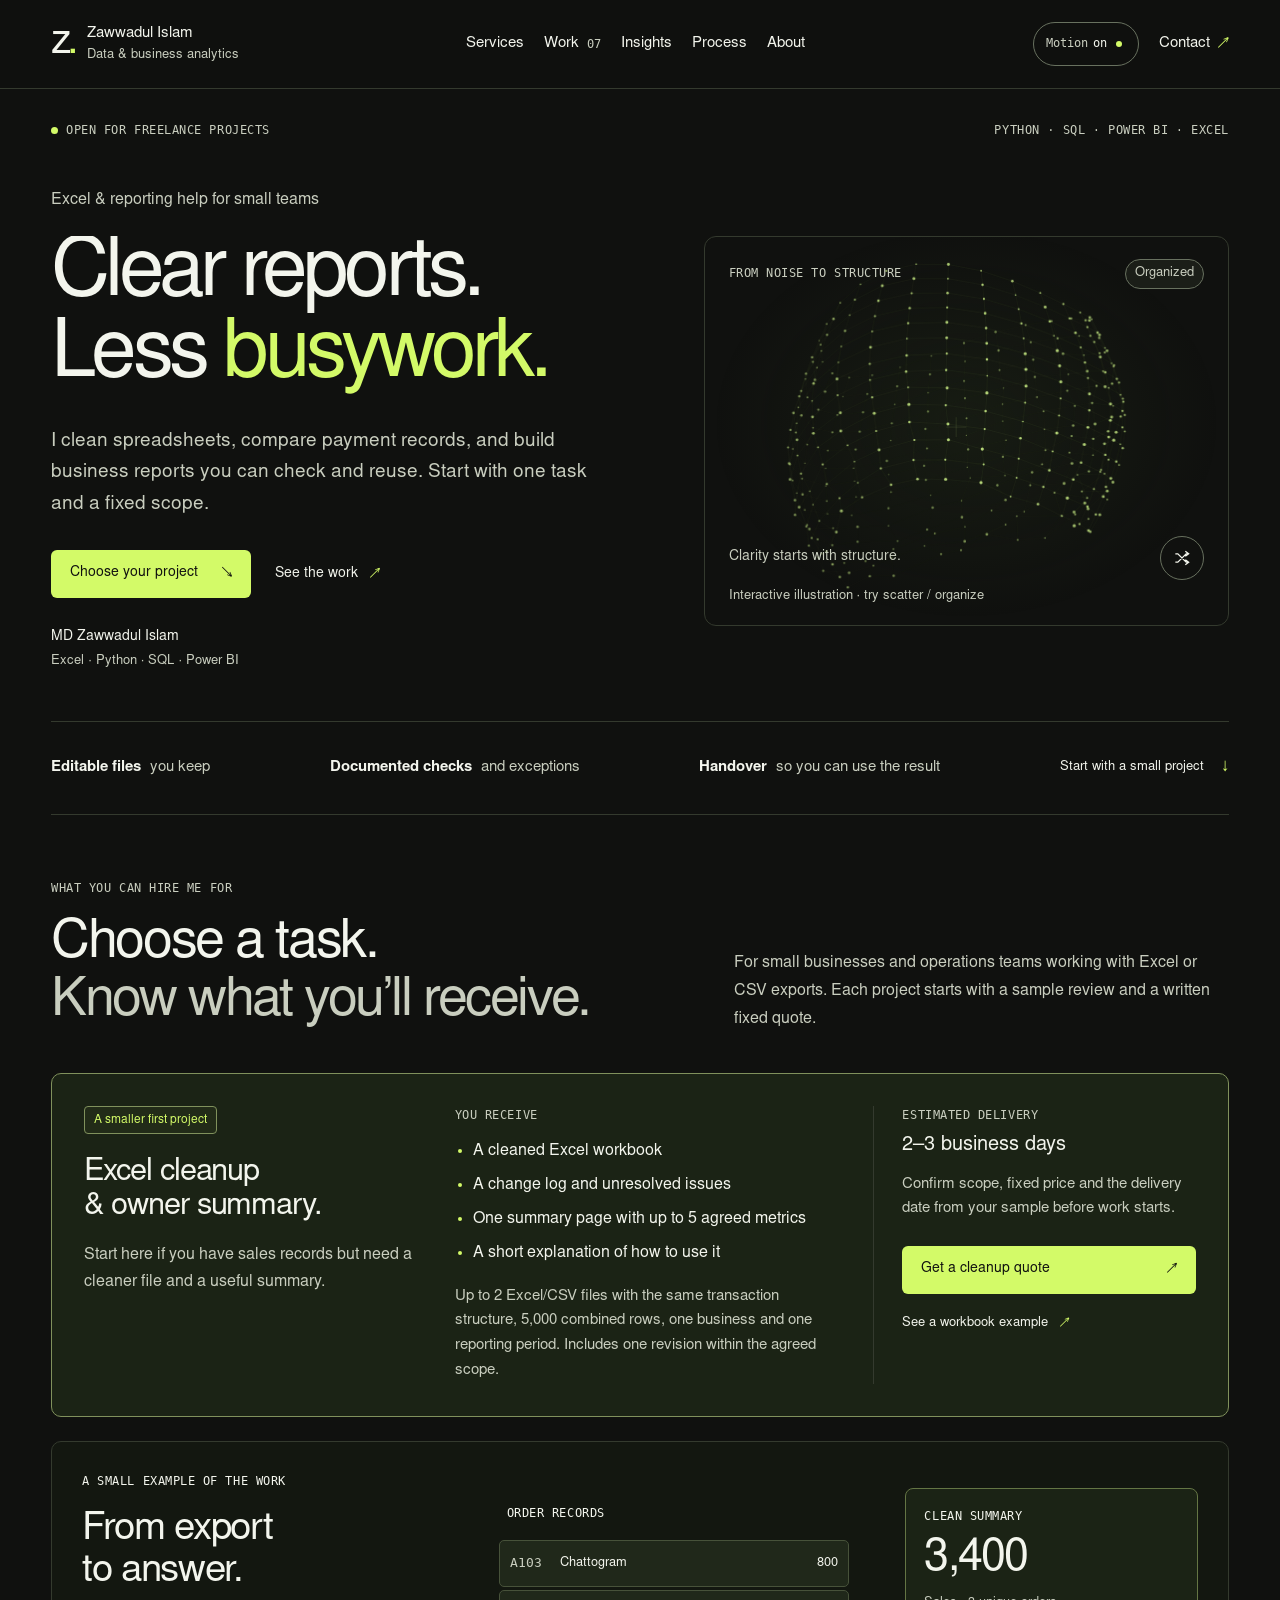
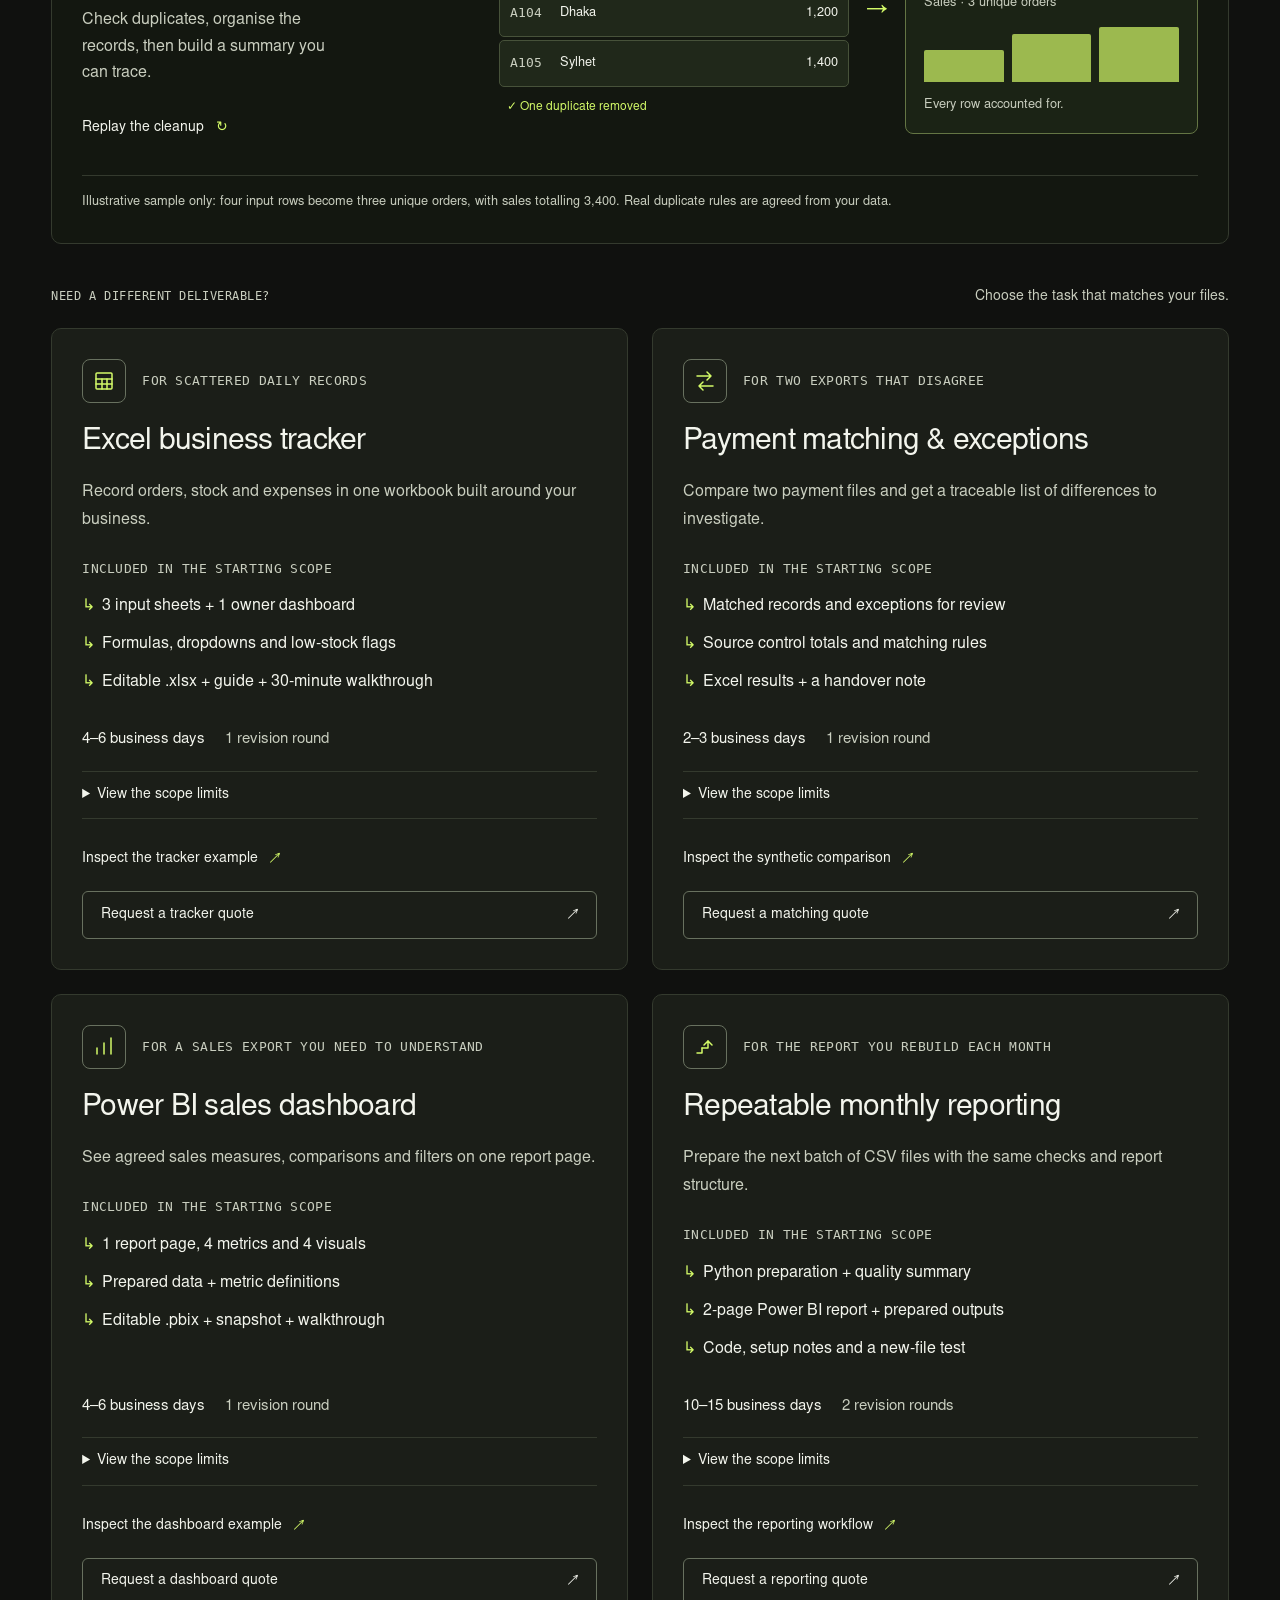
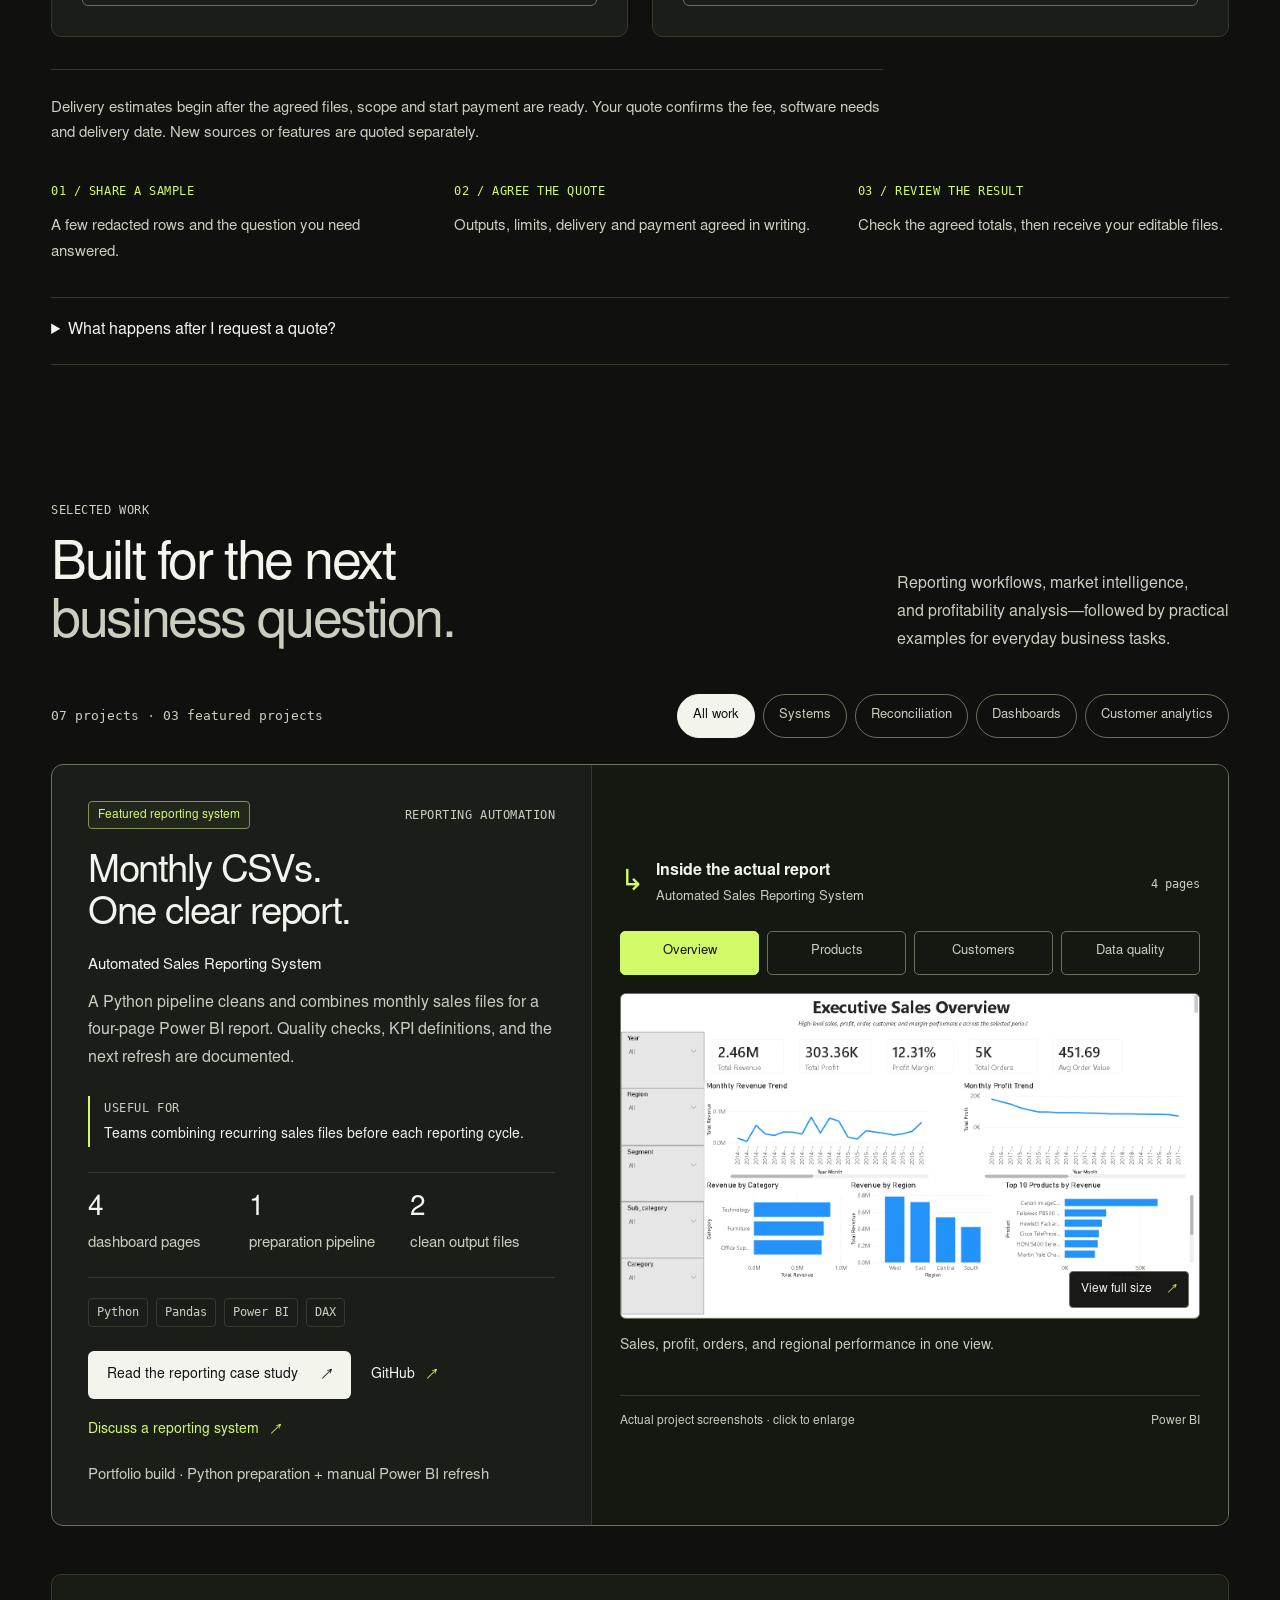
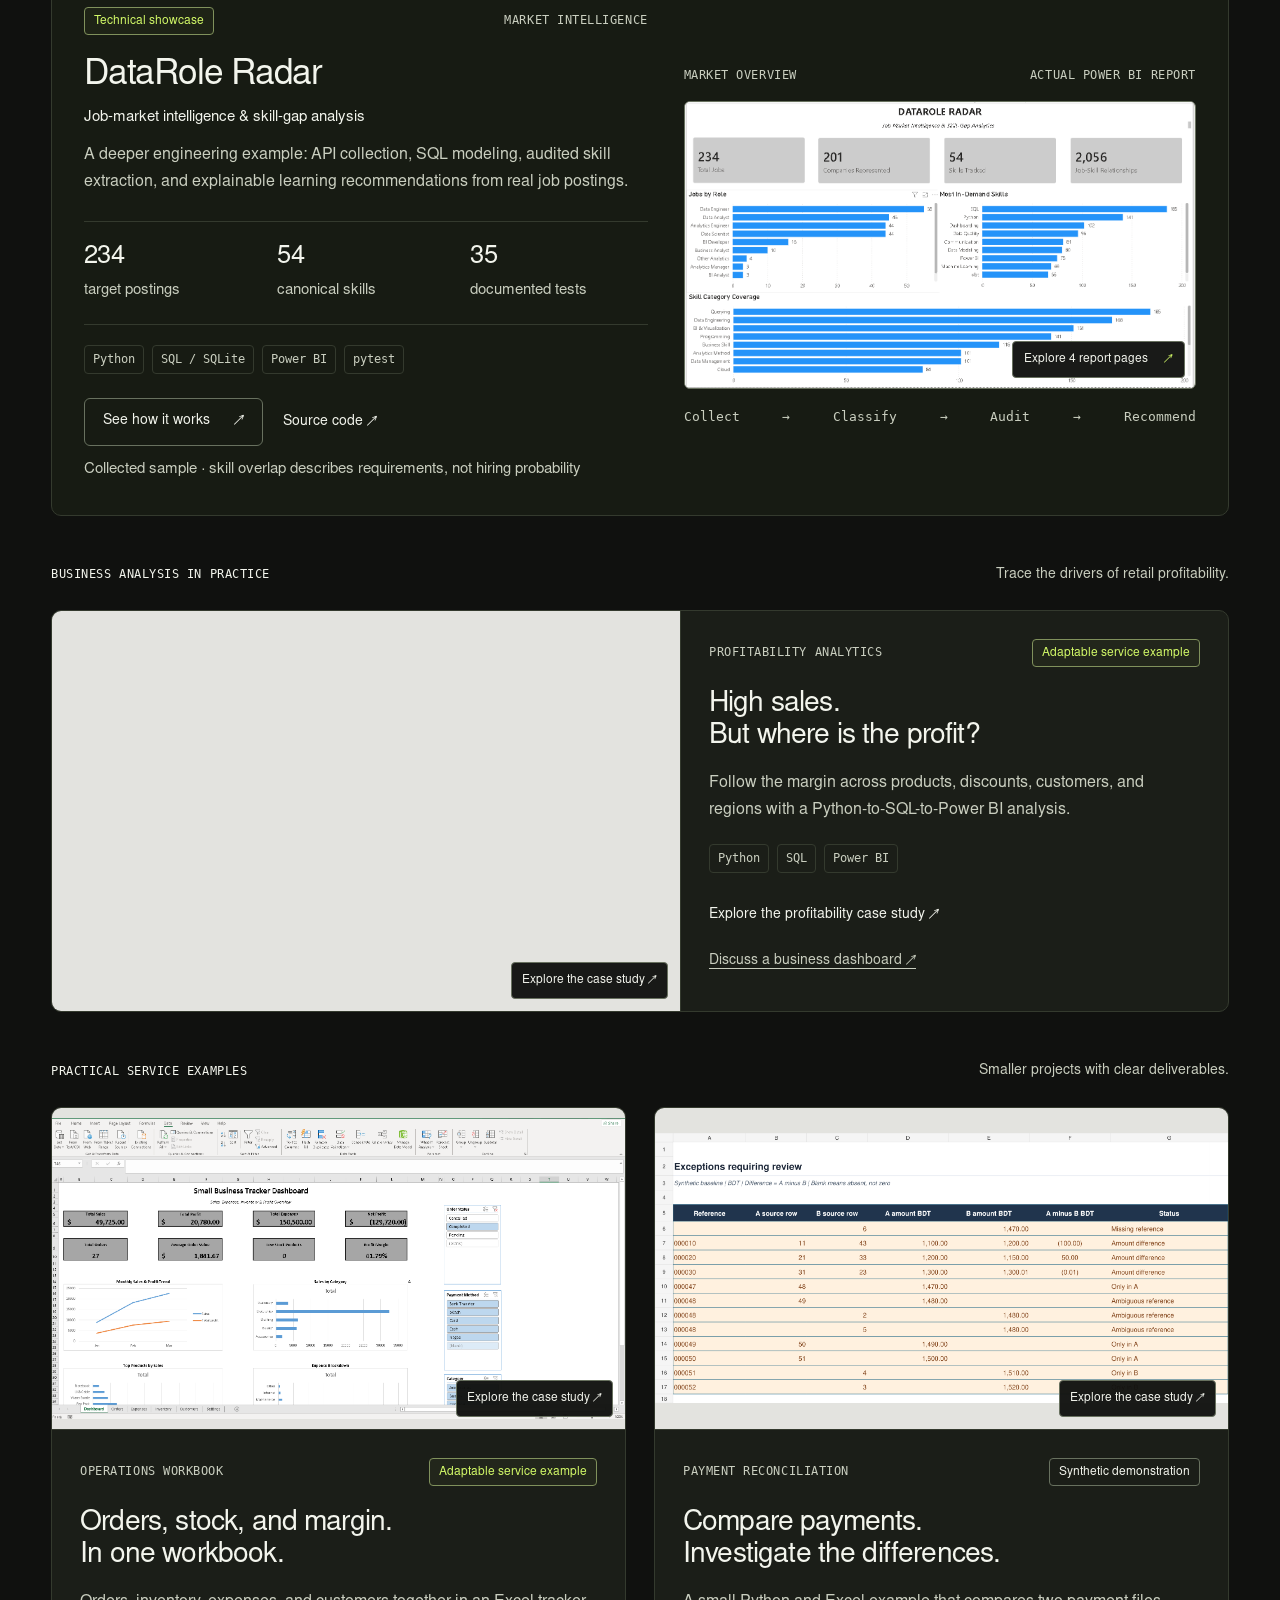
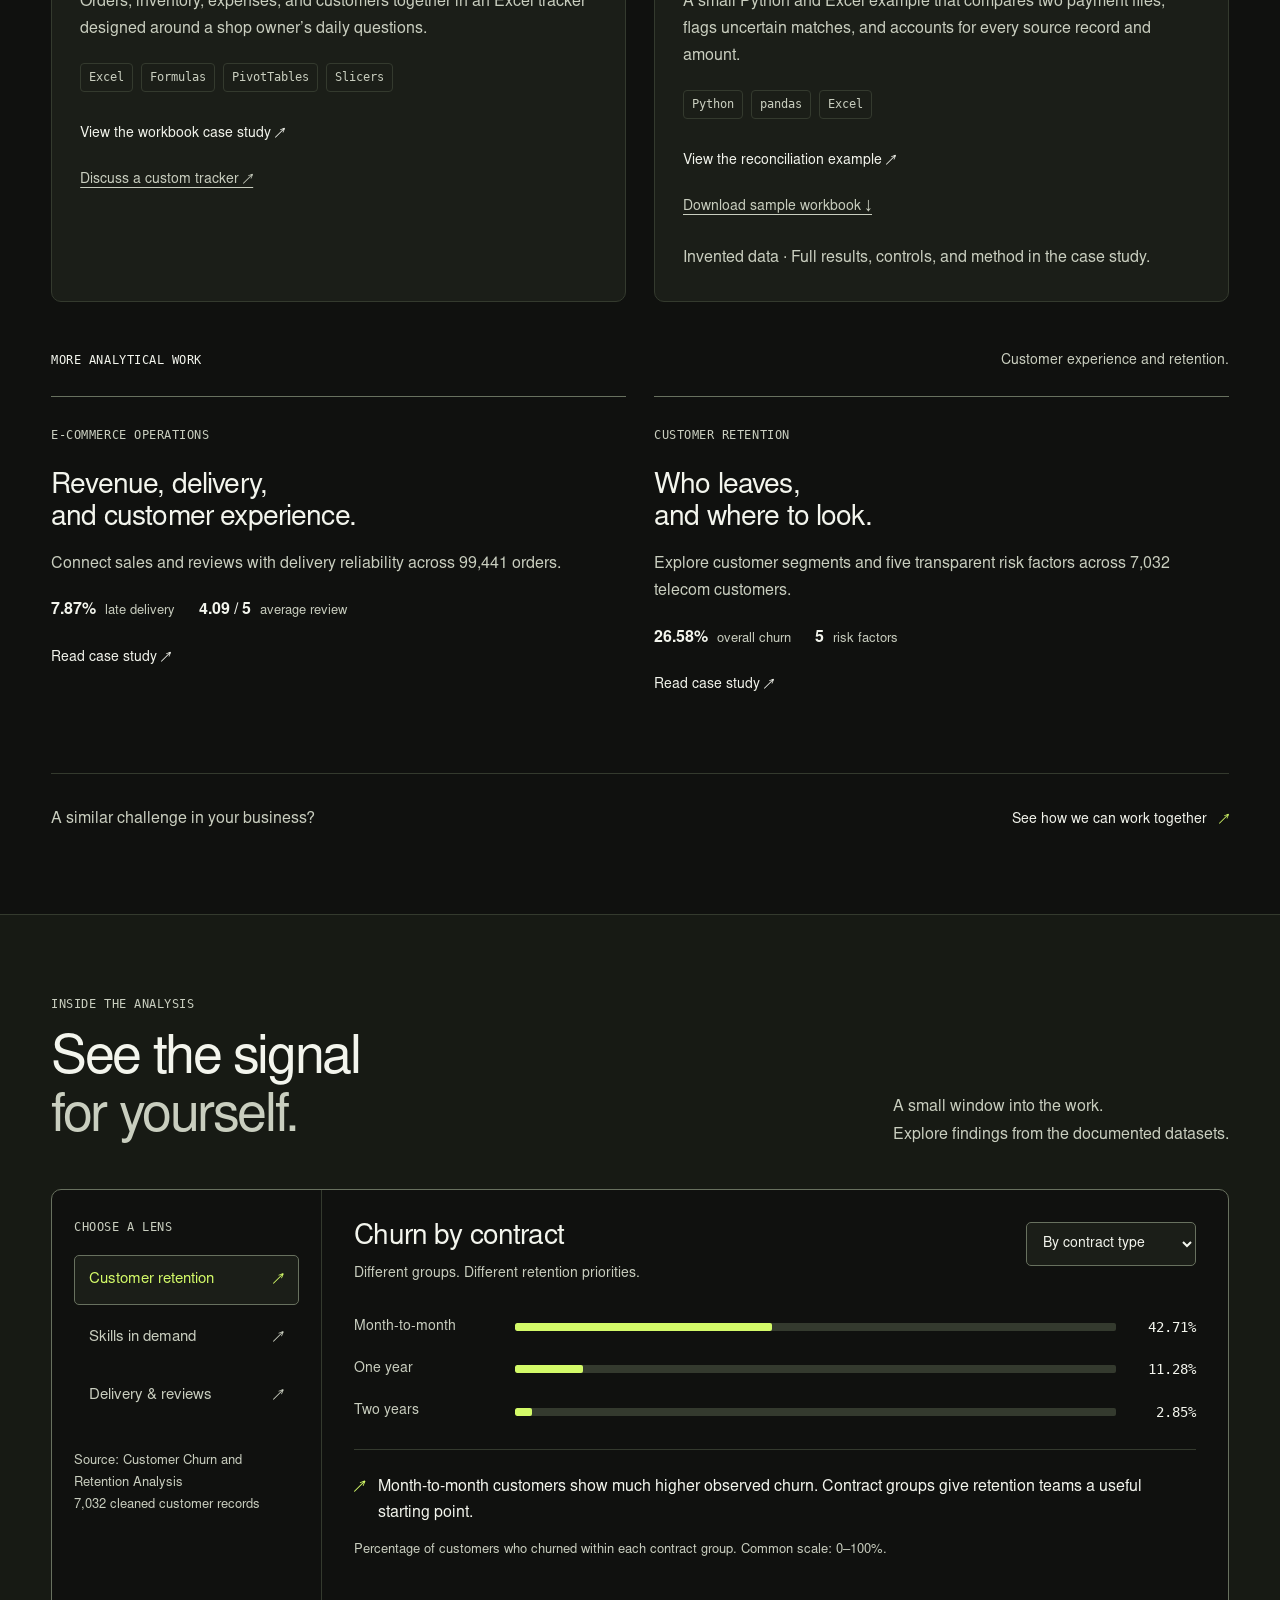
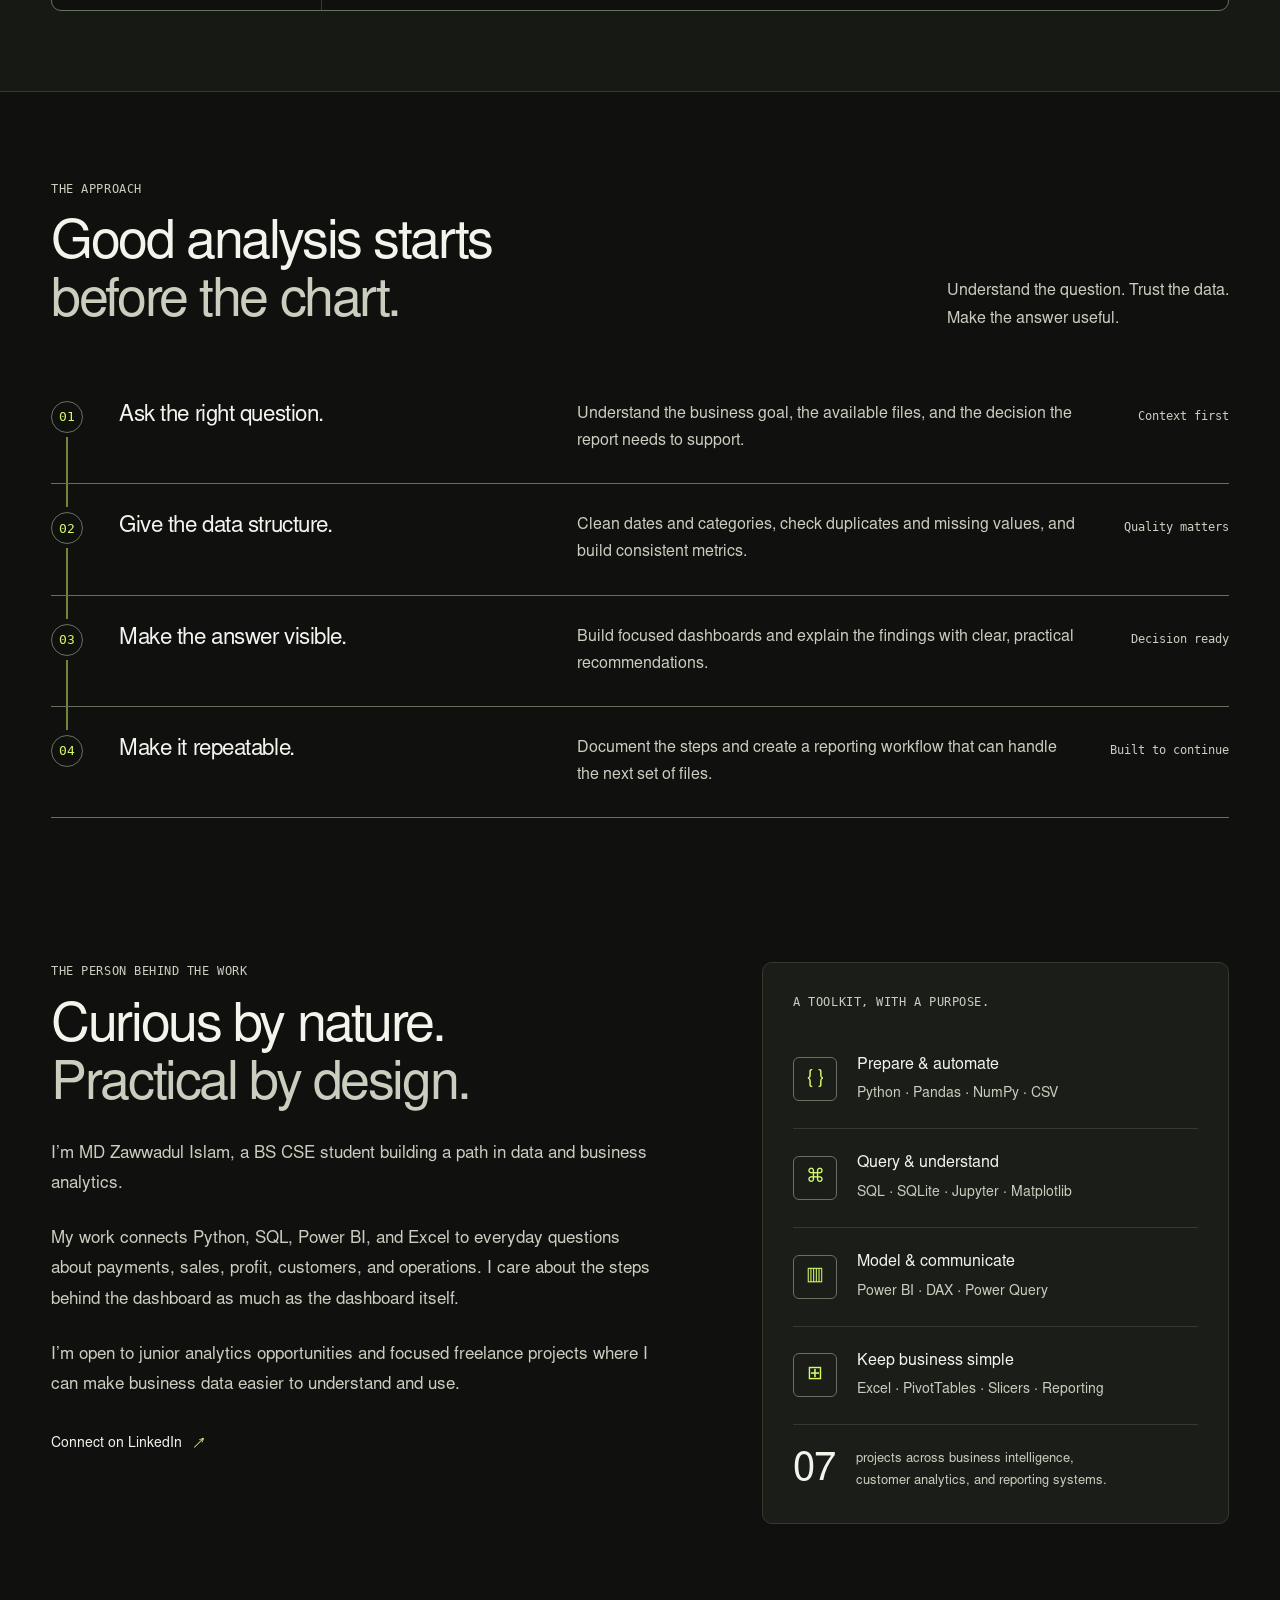
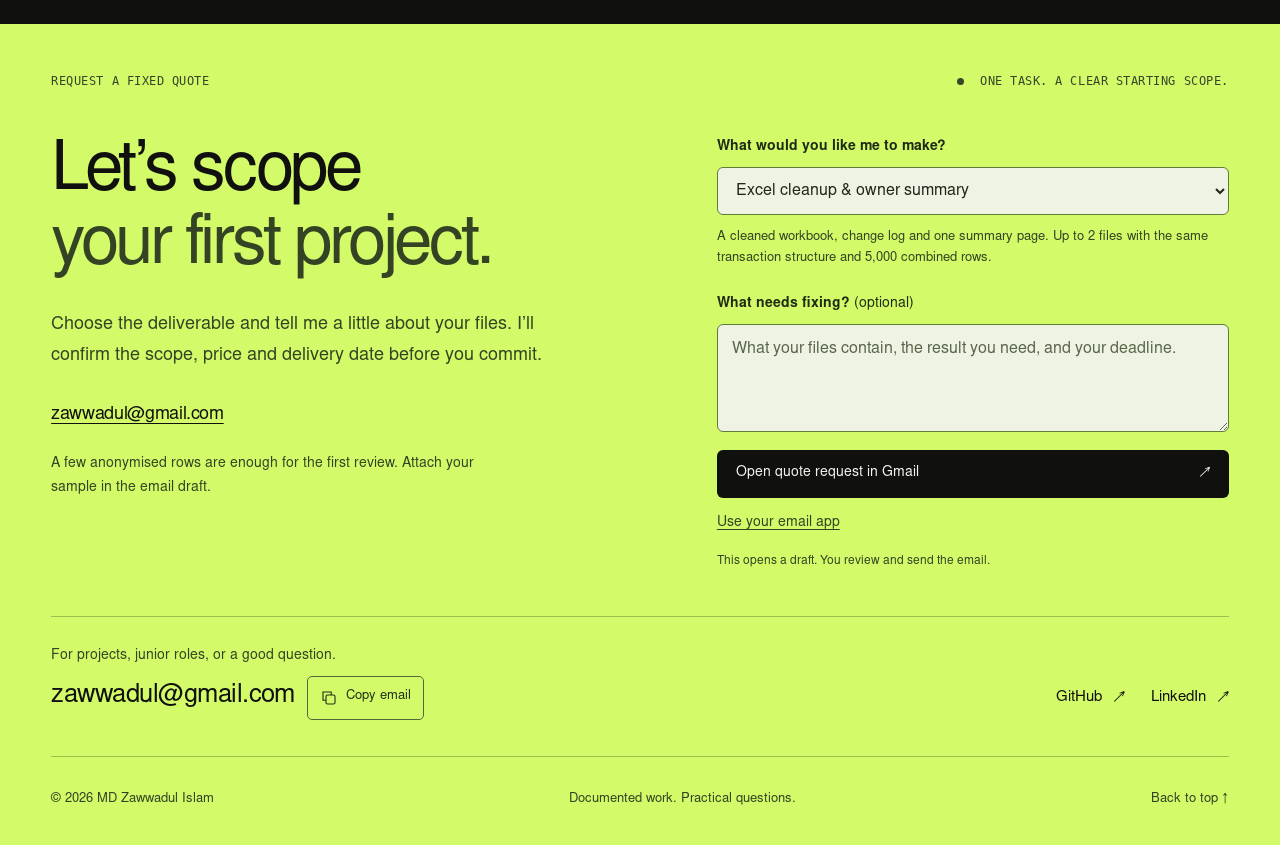
<file: index.html>
<!DOCTYPE html>
<html lang="en" class="motion-on">
<head>
  <meta charset="utf-8">
  <meta name="viewport" content="width=device-width,initial-scale=1">
  <meta name="theme-color" content="#10110f">
  <meta name="description" content="Hire MD Zawwadul Islam for Excel cleanup, business trackers, payment matching and Power BI reporting. Choose a scoped project, inspect the work and request a fixed quote.">
  <meta property="og:type" content="website">
  <meta property="og:title" content="Zawwadul Islam — Clear reports. Less busywork.">
  <meta property="og:description" content="Business analytics, useful dashboards, and reporting systems. A portfolio by MD Zawwadul Islam.">
  <meta property="og:image" content="https://data-analyst-portfolio-virid-three.vercel.app/assets/social-card.png">
  <meta property="og:url" content="https://data-analyst-portfolio-virid-three.vercel.app/">
  <meta property="og:image:width" content="1200">
  <meta property="og:image:height" content="630">
  <link rel="canonical" href="https://data-analyst-portfolio-virid-three.vercel.app/">
  <meta name="twitter:card" content="summary_large_image">
  <meta name="twitter:image" content="https://data-analyst-portfolio-virid-three.vercel.app/assets/social-card.png">
  <title>Zawwadul Islam — Excel, Reporting & Payment Matching</title>
  <link rel="icon" href="assets/favicon.svg" type="image/svg+xml">
  <link rel="preload" href="assets/signal-sans.woff" as="font" type="font/woff" crossorigin>
  <link rel="stylesheet" href="design.css?v=16">
  <script defer src="app.js?v=16"></script>
</head>
<body>
  <a class="skip-link" href="#main">Skip to content</a>
  <div class="scroll-progress" aria-hidden="true"><span></span></div>
  <header class="site-header">
    <div class="header-inner">
      <a class="brand" data-nav href="#home" aria-label="Zawwadul Islam, home"><span class="brand-mark" aria-hidden="true">z<span>.</span></span><span class="brand-name">Zawwadul Islam<span>Data & business analytics</span></span></a>
      <nav class="desktop-nav" aria-label="Main navigation"><a data-nav href="#services">Services</a><a data-nav href="#work">Work <span>07</span></a><a data-nav href="#insight">Insights</a><a data-nav href="#approach">Process</a><a data-nav href="#about">About</a></nav>
      <div class="header-actions"><button id="motion-toggle" class="motion-control" aria-pressed="true" title="Toggle animations">Motion <span>on</span><i aria-hidden="true"></i></button><a class="header-contact" data-nav href="#contact">Contact <span aria-hidden="true">↗</span></a>
      </div><button class="menu-toggle" aria-expanded="false" aria-controls="mobile-nav" aria-label="Open navigation"><span></span><span></span></button>
    </div>
    <nav id="mobile-nav" class="mobile-nav" aria-label="Mobile navigation" hidden><a data-nav href="#services">Services</a><a data-nav href="#work">Selected work</a><a data-nav href="#insight">Interactive insights</a><a data-nav href="#approach">Approach</a><a data-nav href="#about">About me</a><a data-nav href="#contact">Let’s talk ↗</a></nav>
  </header>
  <main id="main">
    <section class="hero shell" id="home" aria-labelledby="hero-title">
      <div class="hero-top"><p class="eyebrow"><span class="status-dot"></span> Open for freelance projects</p><p class="eyebrow hero-location">Python · SQL · Power BI · Excel</p></div>
      <div class="hero-grid">
        <div class="hero-copy"><p class="hero-positioning">Excel & reporting help for small teams</p>
          <h1 id="hero-title"><span class="hero-line"><span>Clear reports.</span></span><span class="hero-line"><span>Less <em>busywork.</em></span></span></h1>
          <p class="hero-description hero-enter" style="--intro-delay:220ms">I clean spreadsheets, compare payment records, and build business reports you can check and reuse. Start with one task and a fixed scope.</p>
          <div class="hero-actions"><a class="button button-lime" href="#services">Choose your project <span aria-hidden="true">↘</span></a><a class="text-link" href="#work">See the work <span aria-hidden="true">↗</span></a></div>
          <p class="hero-name">MD Zawwadul Islam <span>Excel · Python · SQL · Power BI</span></p>
        </div>
        <div class="signal-field hero-enter" style="--intro-delay:300ms" id="signal-field">
          <div class="field-top"><span class="eyebrow">From noise to structure</span><span class="field-mode" id="field-mode" role="status" aria-live="polite">Organized</span></div>
          <canvas id="signal-canvas" aria-hidden="true"></canvas>
          <div class="field-bottom"><p>Clarity starts with structure.</p><button id="signal-toggle" class="round-button" aria-label="Scatter the signal field" title="Scatter the signal field"><svg viewBox="0 0 24 24" fill="none" aria-hidden="true"><path d="M4 7h3l10 10h3M4 17h3L17 7h3m-4-3 4 3-4 3m0 4 4 3-4 3" stroke="currentColor" stroke-width="1.5"/></svg></button></div>
          <span class="field-caption">Interactive illustration · try scatter / organize</span>
        </div>
      </div>
      <div class="hero-footer" aria-label="What a project includes"><p><strong>Editable files</strong> you keep</p><p><strong>Documented checks</strong> and exceptions</p><p><strong>Handover</strong> so you can use the result</p><a class="scroll-cue" href="#services">Start with a small project <span aria-hidden="true">↓</span></a></div>
    </section>

    <section class="services-section shell" id="services" aria-labelledby="services-title">
      <div class="section-heading motion-reveal"><div><p class="eyebrow section-kicker">What you can hire me for</p><h2 id="services-title">Choose a task.<br><span class="muted">Know what you’ll receive.</span></h2></div><p class="section-intro">For small businesses and operations teams working with Excel or CSV exports. Each project starts with a sample review and a written fixed quote.</p></div>
      <article class="starter-offer" id="starter-project" aria-labelledby="starter-title">
        <div class="starter-intro motion-reveal"><span class="pill pill-lime">A smaller first project</span><h3 id="starter-title">Excel cleanup <br>&amp; owner summary.</h3><p>Start here if you have sales records but need a cleaner file and a useful summary.</p></div>
        <div class="starter-details motion-reveal"><p class="eyebrow">You receive</p><ul><li>A cleaned Excel workbook</li><li>A change log and unresolved issues</li><li>One summary page with up to 5 agreed metrics</li><li>A short explanation of how to use it</li></ul><p class="starter-boundary">Up to 2 Excel/CSV files with the same transaction structure, 5,000 combined rows, one business and one reporting period. Includes one revision within the agreed scope.</p></div>
        <div class="starter-action motion-reveal"><span class="eyebrow">Estimated delivery</span><strong>2–3 business days</strong><p>Confirm scope, fixed price and the delivery date from your sample before work starts.</p><a class="button button-lime" data-quote="starter" href="https://mail.google.com/mail/?view=cm&amp;fs=1&amp;to=zawwadul%40gmail.com&amp;su=Quote+request%3A+Excel+cleanup+%26+owner+summary&amp;body=Hi+Zawwadul%2C%0A%0AI+would+like+a+fixed+quote+for+Excel+cleanup+%26+owner+summary.%0A%0AMy+files+and+approximate+row+count%3A%0AWhat+I+need+to+check%3A%0APreferred+deadline%3A%0A%0AI+can+share+a+small+redacted+sample+for+review." target="_blank" rel="noopener noreferrer">Get a cleanup quote <span aria-hidden="true">↗</span></a><button class="case-link" data-case="excel">See a workbook example <span aria-hidden="true">↗</span></button></div>
      </article>

      <div class="cleanup-demo" id="cleanup-demo" aria-labelledby="cleanup-title">
        <div class="cleanup-copy"><p class="eyebrow">A small example of the work</p><h3 id="cleanup-title">From export<br>to answer.</h3><p>Check duplicates, organise the records, then build a summary you can trace.</p><button class="case-link" id="cleanup-replay" type="button" hidden>Replay the cleanup <span aria-hidden="true">↻</span></button></div>
        <div class="cleanup-visual" aria-hidden="true"><div class="cleanup-table"><span class="eyebrow">Order records</span><div class="cleanup-row" data-clean-row="0"><span>A103</span><span>Chattogram</span><strong>800</strong></div><div class="cleanup-row" data-clean-row="1"><span>A104</span><span>Dhaka</span><strong>1,200</strong></div><div class="cleanup-row" data-clean-row="2"><span>A105</span><span>Sylhet</span><strong>1,400</strong></div><div class="cleanup-row cleanup-duplicate"><span>A104</span><span>Duplicate</span><strong>1,200</strong></div><span class="cleanup-check">✓ One duplicate removed</span></div><span class="cleanup-flow">→</span><div class="cleanup-summary"><span class="eyebrow">Clean summary</span><strong>3,400</strong><span>Sales · 3 unique orders</span><div class="cleanup-chart"><i style="--bar:.57"></i><i style="--bar:.86"></i><i style="--bar:1"></i></div><span class="cleanup-summary-note">Every row accounted for.</span></div></div>
        <p class="cleanup-caption">Illustrative sample only: four input rows become three unique orders, with sales totalling 3,400. Real duplicate rules are agreed from your data.</p>
      </div>
      <div class="service-menu-heading motion-reveal"><p class="eyebrow">Need a different deliverable?</p><span>Choose the task that matches your files.</span></div>
      <div class="service-grid">
        <article class="service motion-reveal" data-service="tracker">
          <div class="service-heading"><span class="service-symbol" aria-hidden="true"><svg viewBox="0 0 24 24" fill="none" stroke="currentColor" stroke-width="1.5" stroke-linecap="round" stroke-linejoin="round" focusable="false"><rect class="icon-part" x="4" y="4" width="16" height="16" rx="1"/><path class="icon-part" d="M4 10h16"/><path class="icon-part" d="M10 10v10m5-10v10M4 15h16"/></svg></span><p class="eyebrow service-label">For scattered daily records</p></div><h3>Excel business tracker</h3><p>Record orders, stock and expenses in one workbook built around your business.</p><p class="service-output-label">Included in the starting scope</p><ul class="service-deliverables"><li>3 input sheets + 1 owner dashboard</li><li>Formulas, dropdowns and low-stock flags</li><li>Editable .xlsx + guide + 30-minute walkthrough</li></ul><div class="service-meta"><span>4–6 business days</span><span>1 revision round</span></div><details class="service-scope"><summary>View the scope limits</summary><p>One business, stock location and currency. Up to 1,000 initial rows, 5 metrics and 3 charts.</p></details><button class="case-link" data-case="excel">Inspect the tracker example <span aria-hidden="true">↗</span></button><a class="button button-outline service-cta" data-quote="tracker" href="https://mail.google.com/mail/?view=cm&amp;fs=1&amp;to=zawwadul%40gmail.com&amp;su=Quote+request%3A+Excel+business+tracker&amp;body=Hi+Zawwadul%2C%0A%0AI+would+like+a+fixed+quote+for+Excel+business+tracker.%0A%0AMy+files+and+approximate+row+count%3A%0AWhat+I+need+to+check%3A%0APreferred+deadline%3A%0A%0AI+can+share+a+small+redacted+sample+for+review." target="_blank" rel="noopener noreferrer">Request a tracker quote <span aria-hidden="true">↗</span></a></article>
        <article class="service motion-reveal" data-service="reconciliation">
          <div class="service-heading"><span class="service-symbol" aria-hidden="true"><svg viewBox="0 0 24 24" fill="none" stroke="currentColor" stroke-width="1.5" stroke-linecap="round" stroke-linejoin="round" focusable="false"><path class="icon-part" d="M4 7h14m-4-4 4 4-4 4"/><path class="icon-part" d="M20 17H6m4-4-4 4 4 4"/></svg></span><p class="eyebrow service-label">For two exports that disagree</p></div><h3>Payment matching & exceptions</h3><p>Compare two payment files and get a traceable list of differences to investigate.</p><p class="service-output-label">Included in the starting scope</p><ul class="service-deliverables"><li>Matched records and exceptions for review</li><li>Source control totals and matching rules</li><li>Excel results + a handover note</li></ul><div class="service-meta"><span>2–3 business days</span><span>1 revision round</span></div><details class="service-scope"><summary>View the scope limits</summary><p>Two tables, up to 2,000 combined rows and 15 columns each. One supplied matching key and up to 3 agreed rules. Uncertain matches stay flagged.</p></details><button class="case-link" data-case="reconciliation">Inspect the synthetic comparison <span aria-hidden="true">↗</span></button><a class="button button-outline service-cta" data-quote="reconciliation" href="https://mail.google.com/mail/?view=cm&amp;fs=1&amp;to=zawwadul%40gmail.com&amp;su=Quote+request%3A+Payment+matching+%26+exceptions&amp;body=Hi+Zawwadul%2C%0A%0AI+would+like+a+fixed+quote+for+Payment+matching+%26+exceptions.%0A%0AMy+files+and+approximate+row+count%3A%0AWhat+I+need+to+check%3A%0APreferred+deadline%3A%0A%0AI+can+share+a+small+redacted+sample+for+review." target="_blank" rel="noopener noreferrer">Request a matching quote <span aria-hidden="true">↗</span></a></article>
        <article class="service motion-reveal" data-service="dashboard">
          <div class="service-heading"><span class="service-symbol" aria-hidden="true"><svg viewBox="0 0 24 24" fill="none" stroke="currentColor" stroke-width="1.5" stroke-linecap="round" stroke-linejoin="round" focusable="false"><path class="icon-part" d="M5 19v-6"/><path class="icon-part" d="M12 19V8"/><path class="icon-part" d="M19 19V3"/></svg></span><p class="eyebrow service-label">For a sales export you need to understand</p></div><h3>Power BI sales dashboard</h3><p>See agreed sales measures, comparisons and filters on one report page.</p><p class="service-output-label">Included in the starting scope</p><ul class="service-deliverables"><li>1 report page, 4 metrics and 4 visuals</li><li>Prepared data + metric definitions</li><li>Editable .pbix + snapshot + walkthrough</li></ul><div class="service-meta"><span>4–6 business days</span><span>1 revision round</span></div><details class="service-scope"><summary>View the scope limits</summary><p>One Excel or CSV table with up to 5,000 rows, 2 filters and up to 3 basic cleaning rules. Suitable cost data is needed for profit metrics.</p></details><button class="case-link" data-case="retail">Inspect the dashboard example <span aria-hidden="true">↗</span></button><a class="button button-outline service-cta" data-quote="dashboard" href="https://mail.google.com/mail/?view=cm&amp;fs=1&amp;to=zawwadul%40gmail.com&amp;su=Quote+request%3A+Power+BI+sales+dashboard&amp;body=Hi+Zawwadul%2C%0A%0AI+would+like+a+fixed+quote+for+Power+BI+sales+dashboard.%0A%0AMy+files+and+approximate+row+count%3A%0AWhat+I+need+to+check%3A%0APreferred+deadline%3A%0A%0AI+can+share+a+small+redacted+sample+for+review." target="_blank" rel="noopener noreferrer">Request a dashboard quote <span aria-hidden="true">↗</span></a></article>
        <article class="service motion-reveal" data-service="reporting">
          <div class="service-heading"><span class="service-symbol" aria-hidden="true"><svg viewBox="0 0 24 24" fill="none" stroke="currentColor" stroke-width="1.5" stroke-linecap="round" stroke-linejoin="round" focusable="false"><path class="icon-part" d="M4 18h5v-5"/><path class="icon-part" d="M9 13h6V6"/><path class="icon-part" d="m11 10 4-4 4 4"/></svg></span><p class="eyebrow service-label">For the report you rebuild each month</p></div><h3>Repeatable monthly reporting</h3><p>Prepare the next batch of CSV files with the same checks and report structure.</p><p class="service-output-label">Included in the starting scope</p><ul class="service-deliverables"><li>Python preparation + quality summary</li><li>2-page Power BI report + prepared outputs</li><li>Code, setup notes and a new-file test</li></ul><div class="service-meta"><span>10–15 business days</span><span>2 revision rounds</span></div><details class="service-scope"><summary>View the scope limits</summary><p>One CSV layout, up to 3 historical files, 1 reference table and 25,000 initial rows. Includes 6 metrics, 5 visuals and a 45-minute handover. You run the process and refresh Power BI.</p></details><button class="case-link" data-case="sales">Inspect the reporting workflow <span aria-hidden="true">↗</span></button><a class="button button-outline service-cta" data-quote="reporting" href="https://mail.google.com/mail/?view=cm&amp;fs=1&amp;to=zawwadul%40gmail.com&amp;su=Quote+request%3A+Repeatable+monthly+reporting&amp;body=Hi+Zawwadul%2C%0A%0AI+would+like+a+fixed+quote+for+Repeatable+monthly+reporting.%0A%0AMy+files+and+approximate+row+count%3A%0AWhat+I+need+to+check%3A%0APreferred+deadline%3A%0A%0AI+can+share+a+small+redacted+sample+for+review." target="_blank" rel="noopener noreferrer">Request a reporting quote <span aria-hidden="true">↗</span></a></article></div><p class="service-footnote">Delivery estimates begin after the agreed files, scope and start payment are ready. Your quote confirms the fee, software needs and delivery date. New sources or features are quoted separately.</p>
      <div class="buying-steps"><div><span class="eyebrow">01 / Share a sample</span><p>A few redacted rows and the question you need answered.</p></div><div><span class="eyebrow">02 / Agree the quote</span><p>Outputs, limits, delivery and payment agreed in writing.</p></div><div><span class="eyebrow">03 / Review the result</span><p>Check the agreed totals, then receive your editable files.</p></div></div>
      <details class="buyer-faq"><summary>What happens after I request a quote?</summary><p>I review a small anonymised sample and confirm whether the scope fits. Direct projects normally use 50% to start and 50% after review, before final editable files. Larger projects can use agreed milestones. In-scope defect corrections are included for 14 days after handover.</p></details>
    </section>
    <section class="work-section shell" id="work" aria-labelledby="work-title">
      <div class="section-heading reveal"><div><p class="eyebrow section-kicker">Selected work</p><h2 id="work-title">Built for the next<br><span class="muted">business question.</span></h2></div><p class="section-intro">Reporting workflows, market intelligence,<br class="desktop-break"> and profitability analysis—followed by practical<br class="desktop-break"> examples for everyday business tasks.</p></div>
      <div class="work-toolbar reveal"><p id="project-count" role="status" aria-live="polite">07 projects · 03 featured projects</p><div class="filters" role="group" aria-label="Filter all seven projects"><button class="active" data-filter="all" aria-pressed="true">All work</button><button data-filter="systems" aria-pressed="false">Systems</button><button data-filter="finance" aria-pressed="false">Reconciliation</button><button data-filter="bi" aria-pressed="false">Dashboards</button><button data-filter="customer" aria-pressed="false">Customer analytics</button></div></div>
      <div id="project-grid" class="work-collection">
        <article class="featured-project project-item reveal" data-project="sales" data-categories="systems bi" id="sales-project">
          <div class="featured-copy"><div class="project-topline"><span class="pill pill-lime">Featured reporting system</span><span class="eyebrow">Reporting automation</span></div><h3>Monthly CSVs.<br>One clear report.</h3><p class="project-full-name">Automated Sales Reporting System</p><p class="project-description">A Python pipeline cleans and combines monthly sales files for a four-page Power BI report. Quality checks, KPI definitions, and the next refresh are documented.</p><div class="project-fit"><span class="eyebrow">Useful for</span><p>Teams combining recurring sales files before each reporting cycle.</p></div><div class="feature-facts"><div><strong>4</strong><span>dashboard pages</span></div><div><strong>1</strong><span>preparation pipeline</span></div><div><strong>2</strong><span>clean output files</span></div></div><div class="tags"><span>Python</span><span>Pandas</span><span>Power BI</span><span>DAX</span></div><div class="featured-actions"><button class="button button-light" data-case="sales">Read the reporting case study <span aria-hidden="true">↗</span></button><a class="icon-link" href="https://github.com/The1016/Automated-sales-reporting-system" target="_blank" rel="noopener noreferrer">GitHub <span aria-hidden="true">↗</span></a></div><a class="case-link service-enquiry" href="https://mail.google.com/mail/?view=cm&amp;fs=1&amp;to=zawwadul%40gmail.com&amp;su=Monthly+sales+reporting+project&amp;body=Hi+Zawwadul%2C%0A%0AI+would+like+to+discuss+a+monthly+sales+reporting+workflow.%0A%0AMy+data+sources%3A%0AReporting+goals%3A%0ATimeline%3A" target="_blank" rel="noopener noreferrer" title="Open an email draft in Gmail (new tab)">Discuss a reporting system <span aria-hidden="true">↗</span></a><p class="featured-note">Portfolio build · Python preparation + manual Power BI refresh</p></div>
          <div class="report-preview screenshot-report"><div class="report-header"><span class="report-mark" aria-hidden="true">↳</span><div><strong>Inside the actual report</strong><span>Automated Sales Reporting System</span></div><span class="report-badge">4 pages</span></div><div class="report-tabs" role="tablist" aria-label="Sales dashboard screenshots"><button id="report-tab-executive" role="tab" aria-selected="true" aria-controls="report-panel" tabindex="0" data-report="executive">Overview</button><button id="report-tab-products" role="tab" aria-selected="false" aria-controls="report-panel" tabindex="-1" data-report="products">Products</button><button id="report-tab-customers" role="tab" aria-selected="false" aria-controls="report-panel" tabindex="-1" data-report="customers">Customers</button><button id="report-tab-quality" role="tab" aria-selected="false" aria-controls="report-panel" tabindex="-1" data-report="quality">Data quality</button></div><div id="report-panel" role="tabpanel" aria-labelledby="report-tab-executive" tabindex="0"><button class="dashboard-shot" data-image="sales" data-image-index="0" aria-label="Enlarge Executive Sales Overview screenshot"><img src="assets/projects/sales-overview.png" width="1440" height="806" alt="Actual Executive Sales Overview dashboard with sales, profit, margin, regional performance, and revenue trends" decoding="async"><span class="image-expand">View full size <i aria-hidden="true">↗</i></span></button><p class="report-caption">Sales, profit, orders, and regional performance in one view.</p></div><div class="report-foot"><span>Actual project screenshots · click to enlarge</span><span>Power BI</span></div></div>
        </article>
        <article class="radar-feature project-item reveal" data-project="radar" data-categories="systems" id="radar-project">
          <div class="radar-feature-copy"><div class="project-topline"><span class="pill pill-lime">Technical showcase</span><span class="eyebrow">Market intelligence</span></div><h3>DataRole Radar</h3><p class="project-full-name">Job-market intelligence & skill-gap analysis</p><p class="project-description">A deeper engineering example: API collection, SQL modeling, audited skill extraction, and explainable learning recommendations from real job postings.</p><div class="radar-proof"><div><strong>234</strong><span>target postings</span></div><div><strong>54</strong><span>canonical skills</span></div><div><strong>35</strong><span>documented tests</span></div></div><div class="tags"><span>Python</span><span>SQL / SQLite</span><span>Power BI</span><span>pytest</span></div><div class="featured-actions"><button class="button button-outline" data-case="radar">See how it works <span aria-hidden="true">↗</span></button><a class="icon-link" href="https://github.com/The1016/DataRole-Radar--Automated-Job-Market-Intelligence-and-Skill-Gap-Analytics-System" target="_blank" rel="noopener noreferrer">Source code ↗</a></div><p class="featured-note">Collected sample · skill overlap describes requirements, not hiring probability</p></div>
          <div class="radar-feature-visual"><div class="radar-visual-label"><span class="eyebrow">Market overview</span><span class="eyebrow">Actual Power BI report</span></div><button class="dashboard-shot" data-image="radar" data-image-index="0" aria-label="Enlarge DataRole Radar Market Overview"><img src="assets/projects/radar-overview.png" width="1451" height="816" alt="DataRole Radar showing target roles, 201 companies, 54 skills, and 2,056 job-skill relationships" loading="lazy" decoding="async"><span class="image-expand">Explore 4 report pages <i aria-hidden="true">↗</i></span></button><div class="radar-flow" aria-label="Workflow"><span>Collect</span><i aria-hidden="true">→</i><span>Classify</span><i aria-hidden="true">→</i><span>Audit</span><i aria-hidden="true">→</i><span>Recommend</span></div></div>
        </article>
        <div class="project-tier" id="service-projects"><div class="tier-heading reveal"><p class="eyebrow">Business analysis in practice</p><span>Trace the drivers of retail profitability.</span></div>
          <article class="priority-project prominent-project project-item reveal" data-project="retail" data-categories="bi"><button class="priority-image" data-case="retail" aria-label="Open Retail Profitability case study"><img src="assets/projects/retail-overview.png" width="1475" height="817" alt="Actual retail executive dashboard comparing revenue, profit, products, and regions" loading="lazy" decoding="async"><span class="priority-image-badge">Explore the case study ↗</span></button><div class="priority-copy"><div class="card-topline"><span class="eyebrow">Profitability analytics</span><span class="pill pill-lime">Adaptable service example</span></div><h3>High sales.<br>But where is the profit?</h3><p>Follow the margin across products, discounts, customers, and regions with a Python-to-SQL-to-Power BI analysis.</p><div class="tags"><span>Python</span><span>SQL</span><span>Power BI</span></div><div class="priority-actions"><button class="case-link" data-case="retail">Explore the profitability case study ↗</button><a class="service-small-link" href="https://mail.google.com/mail/?view=cm&amp;fs=1&amp;to=zawwadul%40gmail.com&amp;su=Profitability+dashboard+project" target="_blank" rel="noopener noreferrer" title="Open an email draft in Gmail (new tab)">Discuss a business dashboard ↗</a></div></div></article>
        </div>
        <div class="project-tier" id="practical-projects"><div class="tier-heading reveal"><p class="eyebrow">Practical service examples</p><span>Smaller projects with clear deliverables.</span></div><div class="priority-grid">
          <article class="priority-project project-item reveal" data-project="excel" data-categories="systems bi"><button class="priority-image" data-case="excel" aria-label="Open Excel Business Tracker case study"><img src="assets/projects/excel-dashboard.png" width="1915" height="1005" alt="Excel business tracker dashboard showing sales, profit, inventory, expenses, and slicers" loading="lazy" decoding="async"><span class="priority-image-badge">Explore the case study ↗</span></button><div class="priority-copy"><div class="card-topline"><span class="eyebrow">Operations workbook</span><span class="pill pill-lime">Adaptable service example</span></div><h3>Orders, stock, and margin.<br>In one workbook.</h3><p>Orders, inventory, expenses, and customers together in an Excel tracker designed around a shop owner’s daily questions.</p><div class="tags"><span>Excel</span><span>Formulas</span><span>PivotTables</span><span>Slicers</span></div><div class="priority-actions"><button class="case-link" data-case="excel">View the workbook case study ↗</button><a class="service-small-link" href="https://mail.google.com/mail/?view=cm&amp;fs=1&amp;to=zawwadul%40gmail.com&amp;su=Custom+Excel+business+tracker" target="_blank" rel="noopener noreferrer" title="Open an email draft in Gmail (new tab)">Discuss a custom tracker ↗</a></div></div></article>
          <article class="priority-project project-item reveal" data-project="reconciliation" data-categories="systems finance" id="reconciliation-project">
            <button class="priority-image" data-case="reconciliation" aria-label="Open payment reconciliation case study"><img src="assets/projects/reconciliation-exceptions.png" width="2037" height="960" alt="Synthetic payment reconciliation report showing amount differences, missing records, and references held for review" loading="lazy" decoding="async"><span class="priority-image-badge">Explore the case study ↗</span></button>
            <div class="priority-copy"><div class="card-topline"><span class="eyebrow">Payment reconciliation</span><span class="pill">Synthetic demonstration</span></div><h3>Compare payments.<br>Investigate the differences.</h3><p>A small Python and Excel example that compares two payment files, flags uncertain matches, and accounts for every source record and amount.</p><div class="tags"><span>Python</span><span>pandas</span><span>Excel</span></div><div class="priority-actions"><button class="case-link" data-case="reconciliation">View the reconciliation example ↗</button><a class="service-small-link" href="assets/reconciliation/Reconciliation_Example.xlsx" download="Reconciliation_Example.xlsx">Download sample workbook ↓</a></div><p class="featured-note">Invented data · Full results, controls, and method in the case study.</p></div>
          </article>
        </div></div>
        <div class="project-tier" id="supporting-projects"><div class="tier-heading reveal"><p class="eyebrow">More analytical work</p><span>Customer experience and retention.</span></div><div class="supporting-grid">
          <article class="supporting-project project-item reveal" data-project="ecommerce" data-categories="bi customer"><span class="eyebrow">E-commerce operations</span><h3>Revenue, delivery,<br>and customer experience.</h3><p>Connect sales and reviews with delivery reliability across 99,441 orders.</p><div class="supporting-metrics"><span><strong>7.87%</strong> late delivery</span><span><strong>4.09 / 5</strong> average review</span></div><button class="case-link" data-case="ecommerce">Read case study ↗</button></article>
          <article class="supporting-project project-item reveal" data-project="churn" data-categories="customer"><span class="eyebrow">Customer retention</span><h3>Who leaves,<br>and where to look.</h3><p>Explore customer segments and five transparent risk factors across 7,032 telecom customers.</p><div class="supporting-metrics"><span><strong>26.58%</strong> overall churn</span><span><strong>5</strong> risk factors</span></div><button class="case-link" data-case="churn">Read case study ↗</button></article>
        </div></div>
      </div>
      <div class="project-invite reveal"><p>A similar challenge in your business?</p><a class="text-link" href="#services">See how we can work together <span aria-hidden="true">↗</span></a></div>
    </section>
    <section class="lab-section" id="insight" aria-labelledby="lab-title"><div class="shell"><div class="section-heading reveal"><div><p class="eyebrow section-kicker">Inside the analysis</p><h2 id="lab-title">See the signal<br><span class="muted">for yourself.</span></h2></div><p class="section-intro">A small window into the work.<br>Explore findings from the documented datasets.</p></div><div class="insight-lab reveal"><div class="lab-sidebar"><p class="eyebrow">Choose a lens</p><div class="lab-tabs" role="tablist" aria-orientation="vertical" aria-label="Explore analysis"><button id="lab-tab-churn" role="tab" aria-selected="true" aria-controls="lab-panel" tabindex="0" data-lab="churn">Customer retention <i aria-hidden="true">↗</i></button><button id="lab-tab-skills" role="tab" aria-selected="false" aria-controls="lab-panel" tabindex="-1" data-lab="skills">Skills in demand <i aria-hidden="true">↗</i></button><button id="lab-tab-delivery" role="tab" aria-selected="false" aria-controls="lab-panel" tabindex="-1" data-lab="delivery">Delivery & reviews <i aria-hidden="true">↗</i></button></div><p class="lab-source" id="lab-source">Source: Customer Churn and Retention Analysis<br>7,032 cleaned customer records</p></div><div class="lab-panel" id="lab-panel" role="tabpanel" aria-labelledby="lab-tab-churn" tabindex="0"></div></div></div></section>
    <section class="approach-section shell" id="approach" aria-labelledby="approach-title"><div class="section-heading reveal"><div><p class="eyebrow section-kicker">The approach</p><h2 id="approach-title">Good analysis starts<br><span class="muted">before the chart.</span></h2></div><p class="section-intro">Understand the question. Trust the data.<br>Make the answer useful.</p></div><div class="process-list"><article class="process-row reveal"><span class="process-connector" aria-hidden="true"></span><span class="process-number">01</span><h3>Ask the right question.</h3><p>Understand the business goal, the available files, and the decision the report needs to support.</p><span class="process-tag">Context first</span></article><article class="process-row reveal"><span class="process-connector" aria-hidden="true"></span><span class="process-number">02</span><h3>Give the data structure.</h3><p>Clean dates and categories, check duplicates and missing values, and build consistent metrics.</p><span class="process-tag">Quality matters</span></article><article class="process-row reveal"><span class="process-connector" aria-hidden="true"></span><span class="process-number">03</span><h3>Make the answer visible.</h3><p>Build focused dashboards and explain the findings with clear, practical recommendations.</p><span class="process-tag">Decision ready</span></article><article class="process-row reveal"><span class="process-number">04</span><h3>Make it repeatable.</h3><p>Document the steps and create a reporting workflow that can handle the next set of files.</p><span class="process-tag">Built to continue</span></article></div></section>
    <section class="about-section shell" id="about" aria-labelledby="about-title"><div class="about-grid"><div class="about-intro reveal"><p class="eyebrow section-kicker">The person behind the work</p><h2 id="about-title">Curious by nature.<br><span class="muted">Practical by design.</span></h2><p>I’m MD Zawwadul Islam, a BS CSE student building a path in data and business analytics.</p><p>My work connects Python, SQL, Power BI, and Excel to everyday questions about payments, sales, profit, customers, and operations. I care about the steps behind the dashboard as much as the dashboard itself.</p><p>I’m open to junior analytics opportunities and focused freelance projects where I can make business data easier to understand and use.</p><a class="text-link" href="https://www.linkedin.com/in/the202123" target="_blank" rel="noopener noreferrer">Connect on LinkedIn <span aria-hidden="true">↗</span></a></div><div class="toolkit reveal"><p class="eyebrow">A toolkit, with a purpose.</p><div class="toolkit-row"><span class="tool-icon" aria-hidden="true">{ }</span><div><h3>Prepare & automate</h3><p>Python · Pandas · NumPy · CSV</p></div></div><div class="toolkit-row"><span class="tool-icon" aria-hidden="true">⌘</span><div><h3>Query & understand</h3><p>SQL · SQLite · Jupyter · Matplotlib</p></div></div><div class="toolkit-row"><span class="tool-icon" aria-hidden="true">▥</span><div><h3>Model & communicate</h3><p>Power BI · DAX · Power Query</p></div></div><div class="toolkit-row"><span class="tool-icon" aria-hidden="true">⊞</span><div><h3>Keep business simple</h3><p>Excel · PivotTables · Slicers · Reporting</p></div></div><div class="toolkit-footer"><strong>07</strong><span>projects across business intelligence,<br>customer analytics, and reporting systems.</span></div></div></div></section>
    <section class="contact-section" id="contact" aria-labelledby="contact-title"><div class="shell"><div class="contact-top reveal"><p class="eyebrow section-kicker">Request a fixed quote</p><p class="eyebrow"><span class="status-dot"></span> One task. A clear starting scope.</p></div><div class="contact-main reveal">
        <div class="contact-copy"><h2 id="contact-title">Let’s scope<br><em>your first project.</em></h2><p>Choose the deliverable and tell me a little about your files. I’ll confirm the scope, price and delivery date before you commit.</p><a class="email-link" href="mailto:zawwadul@gmail.com">zawwadul@gmail.com</a><p class="contact-sample-note">A few anonymised rows are enough for the first review. Attach your sample in the email draft.</p></div>
        <div class="contact-brief quote-builder" aria-label="Prepare a project quote request"><label for="quote-service">What would you like me to make?</label><select id="quote-service" aria-describedby="quote-scope"><option value="starter">Excel cleanup &amp; owner summary</option><option value="tracker">Excel business tracker</option><option value="reconciliation">Payment matching &amp; exceptions</option><option value="dashboard">Power BI sales dashboard</option><option value="reporting">Repeatable monthly reporting</option><option value="custom">A different data task</option></select><p id="quote-scope">A cleaned workbook, change log and one summary page. Up to 2 files with the same transaction structure and 5,000 combined rows.</p><label for="quote-context">What needs fixing? <span>(optional)</span></label><textarea id="quote-context" rows="3" maxlength="2000" placeholder="What your files contain, the result you need, and your deadline."></textarea>
          <a id="quote-gmail" class="button button-dark" href="https://mail.google.com/mail/?view=cm&amp;fs=1&amp;to=zawwadul%40gmail.com&amp;su=Quote+request%3A+Excel+cleanup+%26+owner+summary&amp;body=Hi+Zawwadul%2C%0A%0AI+would+like+a+fixed+quote+for+Excel+cleanup+%26+owner+summary.%0A%0AMy+files+and+approximate+row+count%3A%0AWhat+I+need+to+check%3A%0APreferred+deadline%3A%0A%0AI+can+share+a+small+redacted+sample+for+review." target="_blank" rel="noopener noreferrer" title="Open your quote request in Gmail (new tab)">Open quote request in Gmail <span aria-hidden="true">↗</span></a><p class="contact-email-options"><a id="quote-mailto" href="mailto:zawwadul@gmail.com?subject=Quote%20request%3A%20Excel%20cleanup%20and%20owner%20summary">Use your email app</a></p><p class="draft-note">This opens a draft. You review and send the email.</p>
        </div>
      </div><div class="contact-bottom reveal"><div><p>For projects, junior roles, or a good question.</p><a class="email-link" href="mailto:zawwadul@gmail.com" title="Open your email app">zawwadul@gmail.com</a><button id="copy-email" class="copy-button" aria-label="Copy email address" title="Copy email address"><svg viewBox="0 0 24 24" fill="none" aria-hidden="true"><rect x="8" y="8" width="12" height="12" rx="2" stroke="currentColor" stroke-width="1.5"/><path d="M15 8V4H4v11h4" stroke="currentColor" stroke-width="1.5"/></svg><span>Copy email</span></button></div><div class="social-links"><a href="https://github.com/The1016" target="_blank" rel="noopener noreferrer">GitHub <span aria-hidden="true">↗</span></a><a href="https://www.linkedin.com/in/the202123" target="_blank" rel="noopener noreferrer">LinkedIn <span aria-hidden="true">↗</span></a></div></div><footer class="footer"><p>© <span id="year">2026</span> MD Zawwadul Islam</p><span>Documented work. Practical questions.</span><div><a href="#home">Back to top ↑</a></div></footer></div></section>
  </main>
  <dialog class="case-dialog" id="case-dialog" aria-labelledby="case-title"><div class="dialog-toolbar"><div class="reader-label"><span class="eyebrow">Project case study</span><span id="reader-project">Selected work</span></div><button class="close-dialog" aria-label="Close case study and return to portfolio">Back to portfolio <span aria-hidden="true">×</span></button></div><div id="case-content"><h2 class="case-title" id="case-title">Project case study</h2></div></dialog>
  <dialog id="image-dialog" class="image-dialog" aria-labelledby="image-title"><div class="image-toolbar"><div><p class="eyebrow" id="image-project"></p><h2 id="image-title">Dashboard screenshot</h2></div><button id="close-image" class="close-dialog" aria-label="Close enlarged screenshot">Close <span aria-hidden="true">×</span></button></div><div class="image-stage"><img id="image-full" alt="Dashboard screenshot" width="1440" height="810" decoding="async"></div><div class="image-navigation"><button id="image-prev" class="button button-outline" aria-label="Previous screenshot">← Previous</button><span id="image-counter" role="status" aria-live="polite"></span><button id="image-next" class="button button-outline" aria-label="Next screenshot">Next →</button></div><div class="image-note"><p>Actual project screenshot. Use the arrow keys to browse.</p><a id="image-original" class="icon-link" href="assets/projects/sales-overview.png" target="_blank" rel="noopener noreferrer">Open original image <span aria-hidden="true">↗</span></a></div></dialog>
  <button id="back-to-top" class="back-to-top" aria-label="Back to top" hidden>↑</button>
  <div id="toast" class="toast" role="status" aria-live="polite"></div>
</body>
</html>
</file>
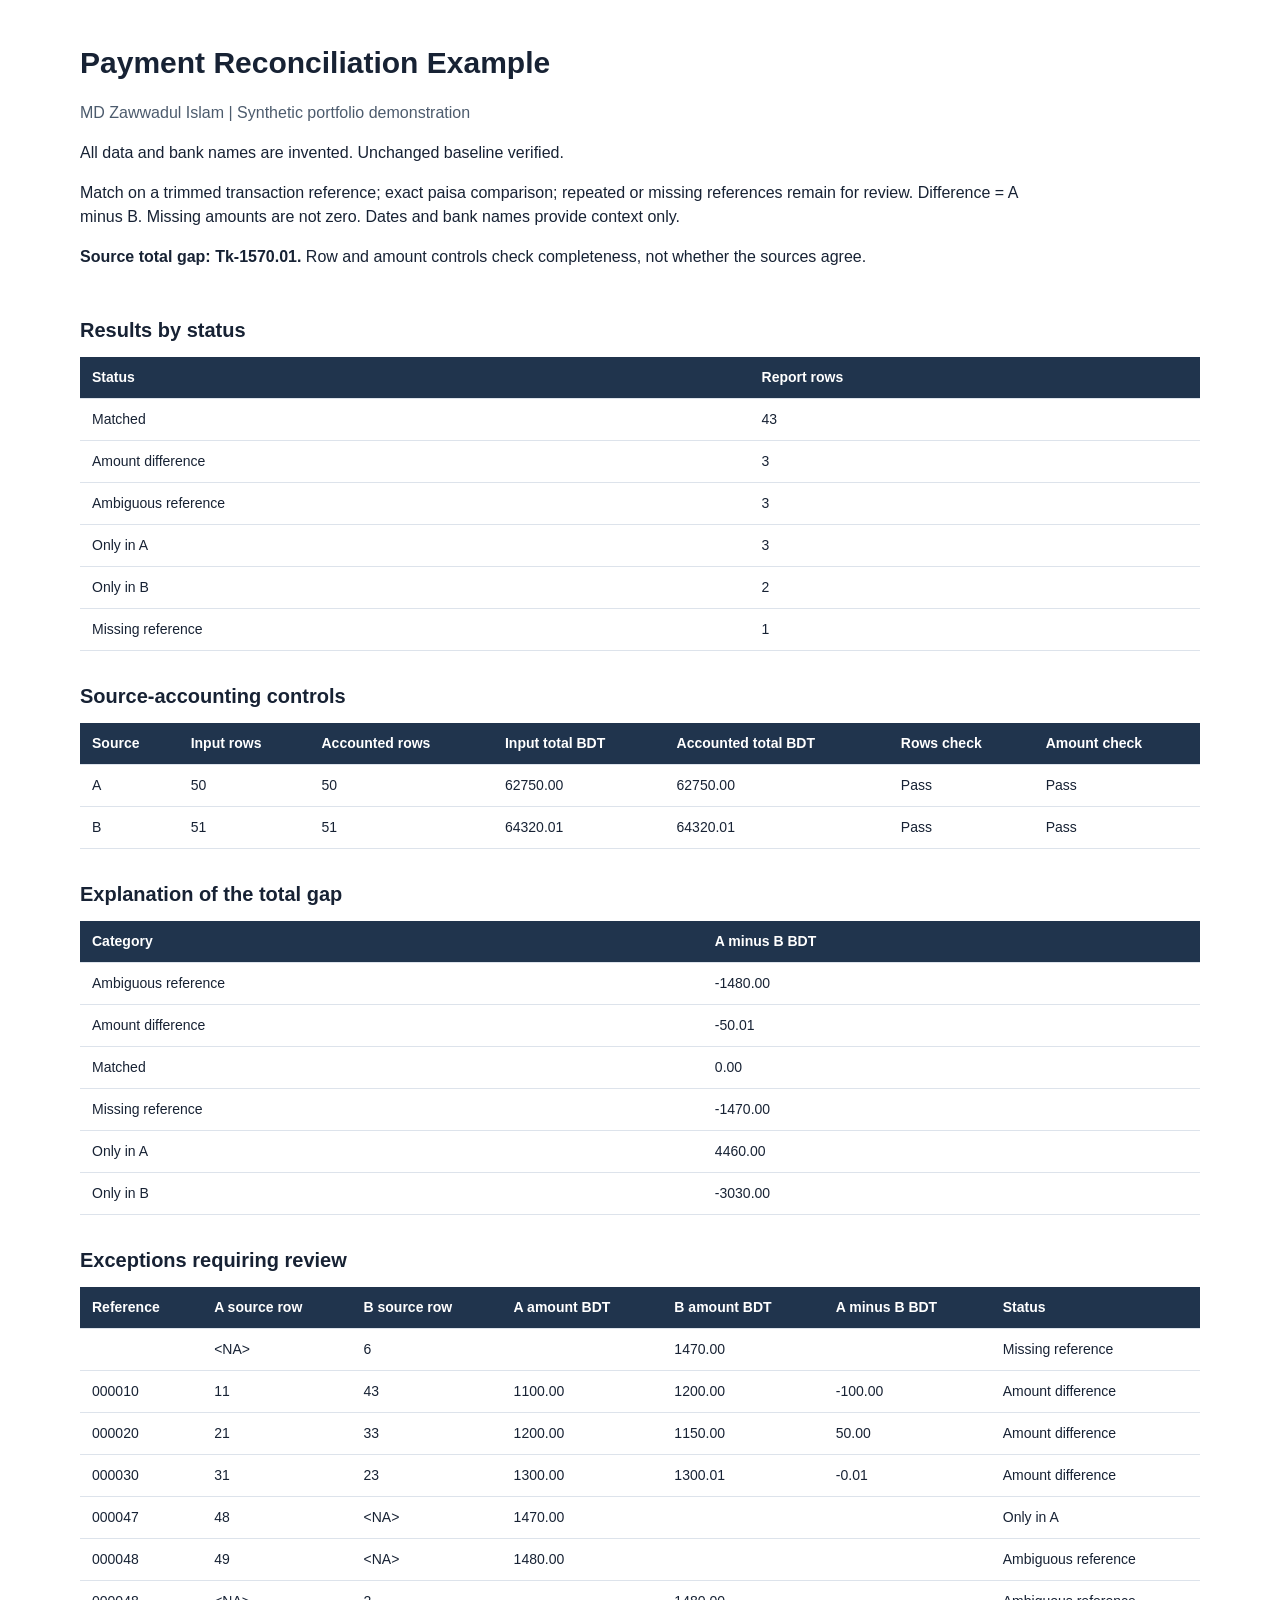
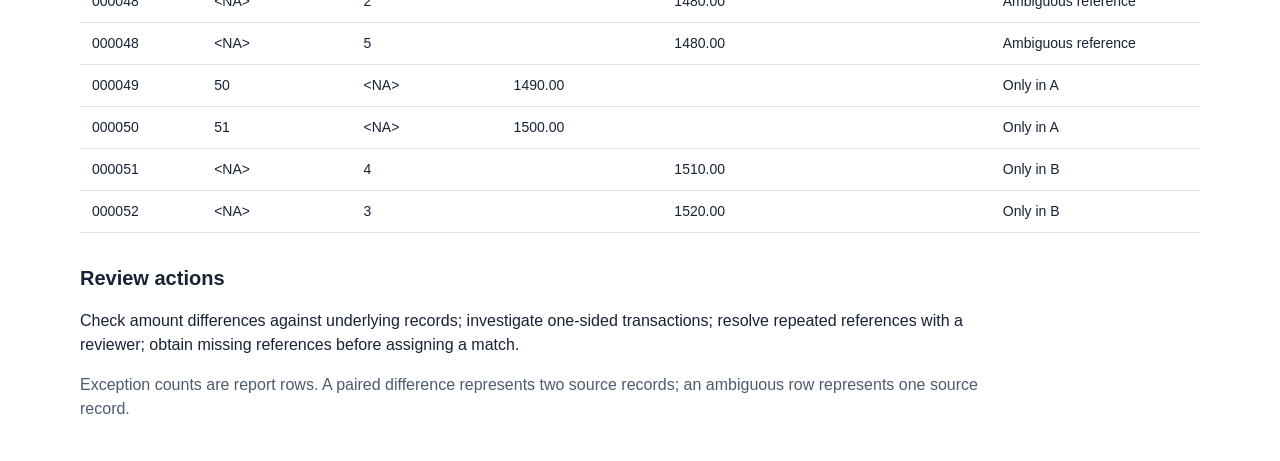
<file: assets/reconciliation/report.html>
<!doctype html><html lang="en"><meta charset="utf-8"><meta name="viewport" content="width=device-width,initial-scale=1">
<title>Payment Reconciliation Example</title><style>
body{font:16px/1.5 Arial,sans-serif;color:#172234;max-width:1120px;margin:40px auto;padding:0 24px;background:#fff}
h1{font-size:30px;margin-bottom:4px}h2{font-size:20px;margin:30px 0 12px}
table{border-collapse:collapse;width:100%;font-size:14px}th{background:#20344d;color:#fff;text-align:left}
th,td{padding:10px 12px;border-bottom:1px solid #dde3eb}td{vertical-align:top}
p{max-width:950px}.muted{color:#4c5b6d}.tablewrap{overflow:auto}
</style><h1>Payment Reconciliation Example</h1><p class="muted">MD Zawwadul Islam | Synthetic portfolio demonstration</p>
<p>All data and bank names are invented. Unchanged baseline verified.</p>
<p>Match on a trimmed transaction reference; exact paisa comparison; repeated or missing references remain for review.
Difference = A minus B. Missing amounts are not zero. Dates and bank names provide context only.</p>
<p><b>Source total gap: Tk-1570.01.</b> Row and amount controls check completeness, not whether the sources agree.</p>
<div class="tablewrap"><h2>Results by status</h2><table class="dataframe">
  <thead>
    <tr style="text-align: right;">
      <th>Status</th>
      <th>Report rows</th>
    </tr>
  </thead>
  <tbody>
    <tr>
      <td>Matched</td>
      <td>43</td>
    </tr>
    <tr>
      <td>Amount difference</td>
      <td>3</td>
    </tr>
    <tr>
      <td>Ambiguous reference</td>
      <td>3</td>
    </tr>
    <tr>
      <td>Only in A</td>
      <td>3</td>
    </tr>
    <tr>
      <td>Only in B</td>
      <td>2</td>
    </tr>
    <tr>
      <td>Missing reference</td>
      <td>1</td>
    </tr>
  </tbody>
</table><h2>Source-accounting controls</h2><table class="dataframe">
  <thead>
    <tr style="text-align: right;">
      <th>Source</th>
      <th>Input rows</th>
      <th>Accounted rows</th>
      <th>Input total BDT</th>
      <th>Accounted total BDT</th>
      <th>Rows check</th>
      <th>Amount check</th>
    </tr>
  </thead>
  <tbody>
    <tr>
      <td>A</td>
      <td>50</td>
      <td>50</td>
      <td>62750.00</td>
      <td>62750.00</td>
      <td>Pass</td>
      <td>Pass</td>
    </tr>
    <tr>
      <td>B</td>
      <td>51</td>
      <td>51</td>
      <td>64320.01</td>
      <td>64320.01</td>
      <td>Pass</td>
      <td>Pass</td>
    </tr>
  </tbody>
</table><h2>Explanation of the total gap</h2><table class="dataframe">
  <thead>
    <tr style="text-align: right;">
      <th>Category</th>
      <th>A minus B BDT</th>
    </tr>
  </thead>
  <tbody>
    <tr>
      <td>Ambiguous reference</td>
      <td>-1480.00</td>
    </tr>
    <tr>
      <td>Amount difference</td>
      <td>-50.01</td>
    </tr>
    <tr>
      <td>Matched</td>
      <td>0.00</td>
    </tr>
    <tr>
      <td>Missing reference</td>
      <td>-1470.00</td>
    </tr>
    <tr>
      <td>Only in A</td>
      <td>4460.00</td>
    </tr>
    <tr>
      <td>Only in B</td>
      <td>-3030.00</td>
    </tr>
  </tbody>
</table><h2>Exceptions requiring review</h2><table class="dataframe">
  <thead>
    <tr style="text-align: right;">
      <th>Reference</th>
      <th>A source row</th>
      <th>B source row</th>
      <th>A amount BDT</th>
      <th>B amount BDT</th>
      <th>A minus B BDT</th>
      <th>Status</th>
    </tr>
  </thead>
  <tbody>
    <tr>
      <td></td>
      <td>&lt;NA&gt;</td>
      <td>6</td>
      <td></td>
      <td>1470.00</td>
      <td></td>
      <td>Missing reference</td>
    </tr>
    <tr>
      <td>000010</td>
      <td>11</td>
      <td>43</td>
      <td>1100.00</td>
      <td>1200.00</td>
      <td>-100.00</td>
      <td>Amount difference</td>
    </tr>
    <tr>
      <td>000020</td>
      <td>21</td>
      <td>33</td>
      <td>1200.00</td>
      <td>1150.00</td>
      <td>50.00</td>
      <td>Amount difference</td>
    </tr>
    <tr>
      <td>000030</td>
      <td>31</td>
      <td>23</td>
      <td>1300.00</td>
      <td>1300.01</td>
      <td>-0.01</td>
      <td>Amount difference</td>
    </tr>
    <tr>
      <td>000047</td>
      <td>48</td>
      <td>&lt;NA&gt;</td>
      <td>1470.00</td>
      <td></td>
      <td></td>
      <td>Only in A</td>
    </tr>
    <tr>
      <td>000048</td>
      <td>49</td>
      <td>&lt;NA&gt;</td>
      <td>1480.00</td>
      <td></td>
      <td></td>
      <td>Ambiguous reference</td>
    </tr>
    <tr>
      <td>000048</td>
      <td>&lt;NA&gt;</td>
      <td>2</td>
      <td></td>
      <td>1480.00</td>
      <td></td>
      <td>Ambiguous reference</td>
    </tr>
    <tr>
      <td>000048</td>
      <td>&lt;NA&gt;</td>
      <td>5</td>
      <td></td>
      <td>1480.00</td>
      <td></td>
      <td>Ambiguous reference</td>
    </tr>
    <tr>
      <td>000049</td>
      <td>50</td>
      <td>&lt;NA&gt;</td>
      <td>1490.00</td>
      <td></td>
      <td></td>
      <td>Only in A</td>
    </tr>
    <tr>
      <td>000050</td>
      <td>51</td>
      <td>&lt;NA&gt;</td>
      <td>1500.00</td>
      <td></td>
      <td></td>
      <td>Only in A</td>
    </tr>
    <tr>
      <td>000051</td>
      <td>&lt;NA&gt;</td>
      <td>4</td>
      <td></td>
      <td>1510.00</td>
      <td></td>
      <td>Only in B</td>
    </tr>
    <tr>
      <td>000052</td>
      <td>&lt;NA&gt;</td>
      <td>3</td>
      <td></td>
      <td>1520.00</td>
      <td></td>
      <td>Only in B</td>
    </tr>
  </tbody>
</table></div>
<h2>Review actions</h2><p>Check amount differences against underlying records; investigate one-sided transactions;
resolve repeated references with a reviewer; obtain missing references before assigning a match.</p>
<p class="muted">Exception counts are report rows. A paired difference represents two source records; an ambiguous row represents one source record.</p></html>
</file>
<file: design.css>
/* Portfolio v16. A single stylesheet; local fonts and assets also work offline. */
@font-face{font-family:Signal Sans;src:url('assets/signal-sans.woff') format('woff');font-weight:400;font-display:swap}
@font-face{font-family:Signal Sans;src:url('assets/signal-sans-bold.woff') format('woff');font-weight:600 900;font-display:swap}
@font-face{font-family:Signal Mono;src:url('assets/signal-mono.woff') format('woff');font-weight:400;font-display:swap}
:root{
  --bg:#10110f;--panel:#1b1e18;--ink:#f3f5ed;--muted:#c9cebf;
  --lime:#d3fa68;--control:#68715f;--line:#343a2e;
  --ease:cubic-bezier(.23,1,.32,1);--gutter:clamp(1.25rem,4vw,3.5rem);
  --header-height:88px;color-scheme:dark;
}
*{box-sizing:border-box}
html{font-size:100%;scroll-behavior:smooth;scroll-padding-top:calc(var(--header-height) + 20px)}
body{margin:0;background:var(--bg);color:var(--ink);font-family:Signal Sans,Arial,sans-serif;font-size:1rem;line-height:1.6;-webkit-font-smoothing:antialiased;overflow-x:clip}
body.modal-open{overflow:hidden}
button,input,select,summary{font:inherit}
button{color:inherit;background:none;border:0;cursor:pointer;min-width:2.75rem;min-height:2.75rem}
button:disabled{cursor:default}
a{color:inherit;text-decoration:none}
a,button{-webkit-tap-highlight-color:transparent;touch-action:manipulation}
button:active,.button:active{transform:translateY(1px)}
h1,h2,h3,p{margin:0}
h1,h2,h3{overflow-wrap:anywhere}
img{max-width:100%}
[hidden]{display:none!important}
button:focus-visible,a:focus-visible,select:focus-visible,summary:focus-visible,[tabindex]:focus-visible{outline:2px solid var(--lime);outline-offset:5px}
::selection{background:var(--lime);color:var(--bg)}
.shell{max-width:1440px;margin-inline:auto;padding-inline:var(--gutter)}
main>section{scroll-margin-top:20px}
.eyebrow{font-family:Signal Mono,monospace;font-size:.75rem;line-height:1.6;letter-spacing:.045em;text-transform:uppercase}
.muted{color:var(--muted)}
.status-dot{display:inline-block;width:7px;height:7px;background:var(--lime);border-radius:50%;flex-shrink:0;margin-right:8px}
.skip-link{position:fixed;top:10px;left:16px;z-index:200;background:var(--lime);color:var(--bg);padding:12px 18px;transform:translateY(-160%)}
.skip-link:focus{transform:none}
.scroll-progress{position:fixed;top:0;left:0;right:0;height:2px;z-index:150;pointer-events:none}
.scroll-progress span{display:block;width:100%;height:100%;background:var(--lime);transform:scaleX(0);transform-origin:left}

/* Navigation stays familiar; the active location has a line as well as color. */
.site-header{position:sticky;top:0;z-index:100;background:#10110ff2;backdrop-filter:blur(12px);border-bottom:1px solid var(--line)}
.site-header.scrolled{box-shadow:0 6px 24px #0003}
.header-inner{max-width:1440px;margin:auto;padding:16px var(--gutter);display:flex;align-items:center;justify-content:space-between;gap:24px;min-height:88px}
.brand{display:flex;align-items:center;gap:12px;min-height:44px;flex-shrink:0}
.brand-mark{font-size:2.6rem;line-height:1;letter-spacing:-.1em;display:block}
.brand-mark>span{color:var(--lime)}
.brand-name{font-size:.9375rem;line-height:1.4}
.brand-name>span{display:block;font-size:.75rem;color:var(--muted);margin-top:3px}
.desktop-nav{display:flex;align-items:center;gap:20px}
.desktop-nav a,.header-contact{position:relative;display:inline-flex;align-items:center;gap:8px;font-size:.875rem;min-height:44px;white-space:nowrap}
.desktop-nav a>span{font: .75rem Signal Mono,monospace;color:var(--muted)}
.desktop-nav a::after,.header-contact::after{content:"";height:2px;background:var(--lime);position:absolute;bottom:3px;left:0;right:0;transform:scaleX(0);transform-origin:left;transition:transform .2s var(--ease)}
.desktop-nav a.active::after,.header-contact.active::after{transform:scaleX(1)}
@media(hover:hover) and (pointer:fine){.desktop-nav a:hover::after{transform:scaleX(1)}}
.desktop-nav a.active,.header-contact.active{color:var(--lime)}
.header-actions{display:flex;align-items:center;gap:20px}
.header-contact>span{color:var(--lime)}
.motion-control{display:flex;align-items:center;gap:5px;min-height:44px;padding:9px 12px;border:1px solid var(--control);border-radius:24px;font-family:Signal Mono,monospace;font-size:.75rem;white-space:nowrap;color:var(--muted)}
.motion-control>span{color:var(--ink)}
.motion-control>i{display:block;width:6px;height:6px;border-radius:50%;background:var(--lime);margin-left:4px}
.motion-control[aria-pressed=false]>i,.motion-control[aria-pressed=mixed]>i{background:var(--muted)}
.motion-control:hover{background:var(--panel);border-color:var(--muted)}
.menu-toggle{display:none;flex-direction:column;align-items:center;justify-content:center;gap:6px;width:44px;height:44px;padding:9px;flex-shrink:0}
.menu-toggle>span{display:block;height:1px;width:24px;background:var(--ink);transition:transform .2s var(--ease)}
.menu-toggle[aria-expanded=true]>span:first-child{transform:translateY(3.5px) rotate(45deg)}
.menu-toggle[aria-expanded=true]>span:last-child{transform:translateY(-3.5px) rotate(-45deg)}
.mobile-nav{padding:12px var(--gutter) 24px;border-top:1px solid var(--line);max-height:calc(100dvh - var(--header-height));overflow-y:auto}
.mobile-nav a{display:flex;align-items:center;justify-content:space-between;padding:12px 0;min-height:48px;border-bottom:1px solid var(--line);font-size:1.125rem}
.mobile-nav a.active{color:var(--lime)}
.mobile-nav a.active::after{content:"Current";font-size:.75rem;font-family:Signal Mono,monospace}

/* One signature illustration; everything around it supports the real work. */
.hero{padding-top:32px}
.hero-top{display:flex;justify-content:space-between;gap:24px;color:var(--muted)}
.hero-top .eyebrow{display:flex;align-items:center;flex-wrap:wrap}
.hero-grid{display:grid;grid-template-columns:1.25fr 1fr;gap:40px;align-items:center;padding-block:52px 48px}
.hero-positioning{font-size:.875rem;color:var(--muted);margin-bottom:22px}
.hero h1{font-size:clamp(3.5rem,6.8vw,6.5rem);font-weight:400;line-height:.99;letter-spacing:-.058em}
.hero-line{display:block;overflow:hidden;padding-bottom:.08em;margin-bottom:-.08em}
.hero-line>span{display:block;animation:line-enter 1.1s var(--ease) both}
.hero-line:nth-child(2)>span{animation-delay:130ms}
.hero h1 em{font-style:normal;color:var(--lime)}
.hero-description{font-size:1.1875rem;line-height:1.65;color:var(--muted);max-width:36rem;margin-top:28px}
.hero-actions{display:flex;align-items:center;gap:24px;flex-wrap:wrap;margin-top:30px}
.hero-name{font-size:.875rem;margin-top:28px}
.hero-name>span{display:block;font-size:.8125rem;color:var(--muted);margin-top:4px}
.hero-enter{animation:soft-enter .95s var(--ease) both;animation-delay:var(--intro-delay,0ms)}
.hero-footer{display:flex;align-items:center;gap:24px;justify-content:space-between;padding:24px 0;border-top:1px solid var(--line);border-bottom:1px solid var(--line)}
.hero-footer p{font-size:.8125rem;color:var(--muted)}
.hero-footer strong{font-weight:600;color:var(--ink);margin-right:5px}
.scroll-cue{display:inline-flex;align-items:center;gap:18px;min-height:44px;font-size:.8125rem}
.scroll-cue>span{color:var(--lime)}


/* A restrained type scale makes headings useful and body copy comfortable. */
.button{display:inline-flex;align-items:center;justify-content:space-between;gap:24px;min-height:48px;padding:13px 18px;border:1px solid transparent;border-radius:6px;font-size:.875rem;line-height:1.4;transition:background .18s,color .18s,border-color .18s}
.button-lime{background:var(--lime);color:var(--bg)}
.button-lime:hover{background:#e0ff8f}
.button-light{background:var(--ink);color:var(--bg)}
.button-light:hover{background:var(--lime)}
.button-outline{border-color:var(--control);color:var(--ink)}
.button-outline:hover{border-color:var(--ink);background:#ffffff07}
.button-dark{background:var(--bg);color:var(--ink)}
.button-dark:hover{background:#29321e}
.text-link,.icon-link,.case-link,.service-small-link{display:inline-flex;align-items:center;gap:12px;min-height:44px;font-size:.875rem;text-align:left;padding:8px 0;transition:color .18s}
.text-link>span,.icon-link>span,.case-link>span{color:var(--lime)}
.text-link:hover,.icon-link:hover,.case-link:hover,.service-small-link:hover{color:var(--lime)}
.service-small-link{color:var(--muted);text-decoration:underline;text-underline-offset:4px}
.section-heading{display:grid;grid-template-columns:1.3fr 1fr;align-items:end;gap:40px;margin-bottom:40px}
.section-kicker{color:var(--muted);margin-bottom:18px}
h2{font-size:clamp(2.4rem,4.2vw,3.8rem);font-weight:400;line-height:1.08;letter-spacing:-.045em}
.section-intro{font-size:1rem;line-height:1.75;color:var(--muted);max-width:31rem;justify-self:end}
.work-section{padding-block:100px 72px}
.work-toolbar{display:flex;align-items:center;justify-content:space-between;gap:20px;margin-bottom:26px}
.work-toolbar>p{font: .8125rem Signal Mono,monospace;color:var(--muted)}
.filters{display:flex;flex-wrap:wrap;gap:8px}
.filters>button{min-height:44px;padding:9px 15px;border:1px solid var(--control);border-radius:24px;font-size:.8125rem;color:var(--muted)}
.filters>button:hover{border-color:var(--muted);color:var(--ink)}
.filters>button[aria-pressed=true]{background:var(--ink);color:var(--bg);border-color:var(--ink)}
.work-collection{display:flex;flex-direction:column;gap:32px}
.featured-project{display:grid;grid-template-columns:1fr 1.18fr;border:1px solid var(--control);border-radius:12px;overflow:hidden;background:var(--panel)}
.featured-copy{padding:36px;min-width:0}
.project-topline{display:flex;align-items:center;justify-content:space-between;gap:16px;flex-wrap:wrap}
.project-topline>.eyebrow{color:var(--muted)}
.pill{display:inline-flex;align-items:center;min-height:27px;padding:4px 9px;border:1px solid var(--control);border-radius:4px;font-size:.75rem;line-height:1.5}
.pill-lime{color:var(--lime);border-color:#80915c;background:#d3fa6809}
.featured-copy h3{font-size:clamp(2.1rem,3vw,2.9rem);font-weight:400;line-height:1.08;letter-spacing:-.04em;margin-top:24px}
.project-full-name{font-size:.9375rem;margin-top:18px;color:var(--ink)}
.project-description{font-size:1rem;line-height:1.7;color:var(--muted);margin-top:12px;max-width:38rem}
.project-fit{padding-left:14px;border-left:2px solid var(--lime);margin-top:24px}
.project-fit>.eyebrow{color:var(--muted)}
.project-fit>p{font-size:.875rem;margin-top:3px}
.feature-facts,.radar-proof{display:grid;grid-template-columns:repeat(auto-fit,minmax(min(5rem,100%),1fr));gap:16px;margin-top:25px;padding-block:20px;border-top:1px solid var(--line);border-bottom:1px solid var(--line)}
.feature-facts strong,.radar-proof strong{display:block;font-size:1.75rem;font-weight:400;line-height:1.2;letter-spacing:-.03em}
.feature-facts span,.radar-proof span{display:block;font-size:.8125rem;line-height:1.5;color:var(--muted);margin-top:6px}
.tags{display:flex;flex-wrap:wrap;gap:8px;margin-top:20px}
.tags>span{font-family:Signal Mono,monospace;font-size:.75rem;padding:4px 8px;border:1px solid var(--line);border-radius:4px;color:var(--muted)}
.featured-actions{display:flex;align-items:center;gap:20px;flex-wrap:wrap;margin-top:24px}
.featured-note{font-size:.8125rem;line-height:1.65;color:var(--muted);margin-top:12px}
.service-enquiry{margin-top:9px;color:var(--lime)}
.screenshot-report{background:#151811;padding:28px;display:flex;flex-direction:column;justify-content:center;border-left:1px solid var(--line);min-width:0}
.report-header{display:flex;align-items:center;gap:12px;padding-bottom:22px}
.report-mark{font-size:1.8rem;color:var(--lime)}
.report-header>div{display:flex;flex-direction:column;gap:3px;min-width:0}
.report-header strong{font-size:1rem;font-weight:600}
.report-header>div>span{font-size:.8125rem;color:var(--muted)}
.report-badge{margin-left:auto;font: .75rem Signal Mono,monospace;color:var(--muted);white-space:nowrap}
.report-tabs{display:grid;grid-template-columns:repeat(4,minmax(0,1fr));gap:8px;margin-bottom:18px}
.report-tabs>button{padding:9px 8px;min-height:44px;border:1px solid var(--control);border-radius:5px;font-size:.8125rem;color:var(--muted)}
.report-tabs>button[aria-selected=true]{background:var(--lime);border-color:var(--lime);color:var(--bg)}
.report-tabs>button:hover{border-color:var(--muted)}
.dashboard-shot{display:block;position:relative;width:100%;padding:0;overflow:hidden;aspect-ratio:16/9;border:1px solid var(--control);border-radius:6px;background:#e9e9e6}
.dashboard-shot>img{width:100%;height:100%;display:block;object-fit:contain;transition:transform .35s var(--ease)}
.dashboard-shot:hover>img{transform:scale(1.015)}
.image-expand{position:absolute;right:10px;bottom:10px;padding:8px 11px;display:flex;align-items:center;gap:16px;background:#10110ff5;color:var(--ink);border:1px solid var(--control);border-radius:4px;font-size:.75rem}
.image-expand i{font-style:normal;color:var(--lime)}
.report-caption{font-size:.875rem;line-height:1.6;color:var(--muted);margin-top:16px;min-height:44px}
.report-foot{display:flex;justify-content:space-between;gap:12px;border-top:1px solid var(--line);padding-top:16px;margin-top:16px;color:var(--muted);font-size:.75rem}
.reconciliation-totals{display:grid;grid-template-columns:repeat(2,minmax(0,1fr));gap:16px;padding-block:18px;border-top:1px solid var(--line)}
.reconciliation-totals span{display:block;color:var(--muted);font-size:.8125rem;line-height:1.5}
.reconciliation-totals strong{display:block;margin-top:8px;font-size:clamp(1.05rem,1.6vw,1.35rem);font-weight:400;letter-spacing:-.025em}
.reconciliation-gap{display:flex;justify-content:space-between;gap:12px;flex-wrap:wrap;margin-bottom:24px;padding:14px 0;border-block:1px solid var(--line);font-size:.875rem;color:var(--muted)}
.reconciliation-gap strong{font-weight:400;color:var(--lime);font-size:1.125rem}
.reconciliation-preview .dashboard-shot{aspect-ratio:2037/960}
.reconciliation-preview-links{display:flex;justify-content:space-between;gap:8px 20px;flex-wrap:wrap;margin-top:12px}
.dashboard-shot.portrait-shot{aspect-ratio:1334/2048;max-width:34rem;margin-inline:auto}
.project-tier{margin-top:16px}
.tier-heading{display:flex;justify-content:space-between;align-items:center;gap:20px;margin-bottom:24px}
.tier-heading>span{font-size:.875rem;color:var(--muted)}
.priority-grid,.supporting-grid{display:grid;grid-template-columns:repeat(2,minmax(0,1fr));gap:28px}
.priority-project{border:1px solid var(--line);border-radius:10px;overflow:hidden;background:var(--panel)}
.priority-image{display:block;position:relative;width:100%;padding:0;aspect-ratio:16/9;overflow:hidden;background:#e3e3df;border-bottom:1px solid var(--line)}
.priority-image>img{width:100%;height:100%;object-fit:contain;display:block;transition:transform .35s var(--ease)}
.priority-image:hover>img{transform:scale(1.015)}
.priority-image-badge{position:absolute;bottom:12px;right:12px;padding:8px 10px;background:#10110ff5;color:var(--ink);border:1px solid var(--control);border-radius:4px;font-size:.75rem}
.priority-copy{padding:28px}
.card-topline{display:flex;justify-content:space-between;align-items:center;flex-wrap:wrap;gap:12px}
.card-topline>.eyebrow{color:var(--muted)}
.priority-copy h3,.supporting-project h3{font-size:clamp(1.7rem,2.2vw,2.15rem);font-weight:400;line-height:1.15;letter-spacing:-.03em;margin-top:22px}
.priority-copy>p,.supporting-project>p{font-size:1rem;line-height:1.7;color:var(--muted);margin-top:16px}
.priority-actions{display:flex;flex-direction:column;align-items:flex-start;gap:2px;margin-top:20px}
.prominent-project{display:grid;grid-template-columns:1.15fr 1fr;align-items:center}
.prominent-project .priority-image{height:100%;border-bottom:0;border-right:1px solid var(--line)}
@media(max-width:900px){.prominent-project{grid-template-columns:1fr}.prominent-project .priority-image{height:auto;border-right:0;border-bottom:1px solid var(--line)}}
.radar-feature{display:grid;grid-template-columns:1.1fr 1fr;gap:36px;align-items:center;border:1px solid var(--line);border-radius:10px;background:#171b13;padding:32px;margin-top:16px}
.radar-feature-copy h3{font-size:2.2rem;font-weight:400;letter-spacing:-.035em;line-height:1.1;margin-top:22px}
.radar-feature .project-full-name{margin-top:10px}
.radar-proof strong{font-size:1.6rem}
.radar-feature-visual{min-width:0}
.radar-visual-label{display:flex;justify-content:space-between;gap:14px;color:var(--muted);margin-bottom:16px}
.radar-flow{display:flex;justify-content:space-between;align-items:center;flex-wrap:wrap;gap:12px;font: .8125rem Signal Mono,monospace;margin-top:20px;color:var(--muted)}
.radar-flow>i{font-style:normal;color:var(--muted)}
.supporting-project{padding:26px 0;border-top:1px solid var(--control)}
.supporting-project>.eyebrow{color:var(--muted)}
.supporting-metrics{display:flex;gap:24px;flex-wrap:wrap;margin-top:20px;color:var(--muted);font-size:.8125rem}
.supporting-metrics strong{color:var(--ink);font-size:1rem;font-weight:600;margin-right:5px}
.supporting-project .case-link{margin-top:12px}
.project-invite{display:flex;justify-content:space-between;align-items:center;gap:20px;margin-top:40px;padding-top:24px;border-top:1px solid var(--line)}
.project-invite>p{font-size:1rem;color:var(--muted)}

/* Buyers can see the output, the example, and what is needed to start. */
.services-section{padding-block:64px 80px}
.service-grid{display:grid;grid-template-columns:repeat(2,minmax(0,1fr));gap:24px}
.service{position:relative;display:flex;flex-direction:column;align-items:flex-start;border:1px solid var(--line);border-radius:10px;background:var(--panel);padding:28px;min-width:0}
.service-symbol{display:flex;align-items:center;justify-content:center;width:44px;height:44px;border:1px solid var(--control);border-radius:8px;color:var(--lime);font-size:1.5rem;margin-bottom:24px}
.service-symbol svg{width:24px;height:24px;overflow:visible}
.icon-part{transform-box:fill-box;transform-origin:center bottom}
.service::before{content:"";position:absolute;top:-1px;left:28px;right:28px;height:1px;background:var(--lime);transform:scaleX(0);transform-origin:left;transition:transform .45s var(--ease);pointer-events:none}
.service:focus-within::before{transform:scaleX(1)}
.service-label{color:var(--muted);margin-bottom:14px}
.service h3{font-size:1.75rem;line-height:1.15;letter-spacing:-.025em;font-weight:400}
.service>p:not(.eyebrow){font-size:1rem;line-height:1.7;color:var(--muted);margin-top:18px}
.service-deliverables{list-style:none;padding:0;margin:22px 0 18px;font-size:.875rem;line-height:1.6}
.service-deliverables>li{position:relative;padding-left:20px;margin-bottom:10px}
.service-deliverables>li::before{content:"↳";position:absolute;left:0;color:var(--lime)}
.service-scope{width:100%;border-top:1px solid var(--line);border-bottom:1px solid var(--line);margin-bottom:18px;color:var(--muted)}
.service-scope summary{min-height:44px;padding:12px 0;font-size:.875rem;cursor:pointer;color:var(--ink)}
.service-scope>p{font-size:.875rem;line-height:1.7;padding:0 0 16px}
.service>.case-link{margin-top:auto;font-size:.875rem}
.service-cta{width:100%;margin-top:14px}
.service-footnote{font-size:.9375rem;line-height:1.7;color:var(--muted);border-top:1px solid var(--line);padding-top:26px;margin-top:32px;max-width:52rem}

/* The lab retains real labels and a common scale; motion never carries meaning. */
.lab-section{background:#171a14;border-block:1px solid var(--line);padding-block:80px}
.insight-lab{display:grid;grid-template-columns:270px minmax(0,1fr);border:1px solid var(--control);border-radius:10px;overflow:hidden;background:var(--bg)}
.lab-sidebar{padding:28px 22px;border-right:1px solid var(--line)}
.lab-sidebar>.eyebrow{color:var(--muted);margin-bottom:18px}
.lab-tabs{display:flex;flex-direction:column;gap:8px}
.lab-tabs>button{display:flex;align-items:center;justify-content:space-between;gap:12px;min-height:48px;padding:12px 14px;border:1px solid transparent;border-radius:5px;text-align:left;font-size:.9375rem;color:var(--muted)}
.lab-tabs>button>i{font-style:normal}
.lab-tabs>button:hover{background:var(--panel);color:var(--ink)}
.lab-tabs>button[aria-selected=true]{border-color:var(--control);background:var(--panel);color:var(--lime)}
.lab-source{font-size:.8125rem;line-height:1.7;color:var(--muted);margin-top:30px}
.lab-panel{padding:32px;min-width:0;min-height:420px}
.lab-panel-header{display:flex;align-items:flex-start;justify-content:space-between;gap:20px;margin-bottom:30px}
.lab-panel-header h3{font-weight:400;font-size:1.75rem;letter-spacing:-.03em;line-height:1.2}
.lab-panel-header p{font-size:.875rem;color:var(--muted);margin-top:8px}
.lab-selector{border:1px solid var(--control);border-radius:5px;background:var(--panel);color:var(--ink);font-size:.875rem;padding:10px 12px;min-height:44px;max-width:100%}
.lab-bars{display:flex;flex-direction:column;gap:20px}
.lab-bar-row{display:grid;grid-template-columns:145px minmax(0,1fr) 64px;align-items:center;gap:16px}
.lab-bar-row>span{font-size:.875rem;color:var(--muted)}
.lab-bar-row>strong{font: .875rem Signal Mono,monospace;text-align:right;font-weight:400}
.bar-track{height:8px;background:#343a2e;border-radius:2px;overflow:hidden}
.bar-fill{height:100%;background:var(--lime);border-radius:2px;transform-origin:left;}
.lab-takeaway{display:flex;gap:12px;font-size:1rem;line-height:1.65;padding-top:24px;margin-top:26px;border-top:1px solid var(--line)}
.lab-takeaway>span{color:var(--lime)}
.lab-note{font-size:.8125rem;color:var(--muted);line-height:1.7;margin-top:14px}
.delivery-metrics{display:grid;grid-template-columns:repeat(3,minmax(0,1fr));gap:22px;margin-block:36px}
.delivery-metrics>div>strong{display:block;font-size:2.8rem;font-weight:400;letter-spacing:-.04em;line-height:1.2}
.delivery-metrics>div>strong>span{font-size:1.4rem;color:var(--muted)}
.delivery-metrics>div>span{display:block;font-size:.8125rem;color:var(--muted);margin-top:8px}

.approach-section{padding-block:88px 72px}
.process-row{position:relative;display:grid;grid-template-columns:44px 1fr 1.15fr 130px;align-items:start;gap:24px;padding:28px 0;border-bottom:1px solid var(--line)}
.process-row::after{content:"";position:absolute;left:0;right:0;bottom:-1px;height:1px;background:var(--control);transform:scaleX(1);transform-origin:left;transition:transform .85s var(--ease);transition-delay:var(--reveal-delay,0ms);pointer-events:none}
.enhanced .process-row:not(.visible)::after{transform:scaleX(0)}
.process-number{display:flex;align-items:center;justify-content:center;min-width:28px;width:32px;height:32px;border:1px solid var(--control);border-radius:50%;font: .8125rem Signal Mono,monospace;color:var(--lime)}
.process-row h3{font-size:1.4rem;font-weight:400;line-height:1.35;letter-spacing:-.02em}
.process-row p{font-size:1rem;line-height:1.7;color:var(--muted)}
.process-tag{font-family:Signal Mono,monospace;font-size:.75rem;color:var(--muted);padding-top:6px;text-align:right}
.about-section{padding-block:72px 100px}
.about-grid{display:grid;grid-template-columns:1.15fr .85fr;gap:80px}
.about-intro>p:not(.eyebrow){font-size:1.0625rem;line-height:1.8;color:var(--muted);margin-top:24px;max-width:38rem}
.about-intro .text-link{margin-top:20px}
.toolkit{background:var(--panel);border:1px solid var(--line);border-radius:10px;padding:30px}
.toolkit>.eyebrow{color:var(--muted);margin-bottom:18px}
.toolkit-row{display:flex;align-items:center;gap:20px;padding-block:22px;border-bottom:1px solid var(--line)}
.tool-icon{display:flex;align-items:center;justify-content:center;width:44px;min-width:44px;height:44px;border:1px solid var(--control);border-radius:6px;color:var(--lime);font-size:1.2rem}
.toolkit-row h3{font-size:1rem;font-weight:400}
.toolkit-row p{font-size:.875rem;line-height:1.65;color:var(--muted);margin-top:5px}
.toolkit-footer{display:flex;align-items:center;gap:22px;padding-top:24px}
.toolkit-footer>strong{font-size:2.5rem;line-height:1;letter-spacing:-.04em;font-weight:400}
.toolkit-footer>span{font-size:.8125rem;line-height:1.7;color:var(--muted)}

/* A useful next step, with a project brief and a separate hiring path. */
.contact-section{background:var(--lime);color:var(--bg);padding-top:48px}
.contact-top{display:flex;justify-content:space-between;align-items:center;gap:24px}
.contact-top .eyebrow{color:#394529;margin:0}
.contact-top .status-dot{background:#394529}
.contact-main{display:grid;grid-template-columns:1.4fr 1fr;align-items:center;gap:60px;padding-block:45px}
.contact-main h2{font-size:clamp(2.8rem,5.4vw,4.7rem);letter-spacing:-.05em}
.contact-main h2 em{font-style:normal;color:#344323}
.contact-brief>p:first-child{font-size:1.25rem}
.contact-brief>p+p{font-size:1rem;line-height:1.7;color:#344323;max-width:30rem;margin-top:12px}
.contact-brief .button{margin-top:24px}
.contact-brief .text-link{display:flex;width:fit-content;margin-top:10px;color:var(--bg)}
.contact-email-options{margin-top:12px;font-size:.875rem;line-height:1.6;color:#344323}
.contact-email-options a{display:inline-flex;align-items:center;min-height:44px;text-decoration:underline;text-underline-offset:3px}
.contact-section .text-link>span{color:inherit}
.contact-section .text-link:hover,.contact-section .social-links a:hover{color:#344323}
.contact-bottom{display:flex;align-items:end;justify-content:space-between;gap:24px;padding-block:28px 36px;border-top:1px solid #38472855}
.contact-bottom>div>p{font-size:.875rem;color:#344323;margin-bottom:7px}
.email-link{display:inline-flex;align-items:center;min-height:44px;font-size:clamp(1.1rem,2vw,1.6rem);letter-spacing:-.02em;overflow-wrap:anywhere}
.copy-button{display:inline-flex;align-items:center;gap:8px;min-height:44px;padding:10px 12px;margin-left:12px;border:1px solid #52673b;border-radius:5px;font-size:.8125rem;color:#233117;vertical-align:middle}
.copy-button svg{width:18px;height:18px}
.copy-button:hover{background:#10110f0d}
.social-links{display:flex;gap:26px;flex-wrap:wrap}
.social-links a{display:inline-flex;align-items:center;min-height:44px;gap:12px;font-size:.9375rem}
.footer{display:flex;align-items:center;justify-content:space-between;gap:24px;padding-block:22px;border-top:1px solid #38472855;font-size:.8125rem;color:#344323}
.footer>div{display:flex;align-items:center}
.footer a{display:inline-flex;align-items:center;min-height:44px}
.contact-section :focus-visible{outline-color:var(--bg)}
.back-to-top{position:fixed;right:22px;bottom:22px;z-index:90;display:flex;align-items:center;justify-content:center;width:44px;height:44px;font-size:1.25rem;border:1px solid var(--control);border-radius:50%;color:var(--ink);background:var(--bg);box-shadow:0 4px 18px #0003}
.back-to-top:hover{color:var(--bg);background:var(--lime);border-color:var(--lime)}
.toast{position:fixed;left:50%;bottom:24px;z-index:300;transform:translate(-50%,12px);opacity:0;pointer-events:none;max-width:calc(100% - 40px);width:max-content;border:1px solid var(--control);border-radius:7px;padding:13px 18px;background:var(--panel);color:var(--ink);font-size:.875rem;transition:opacity .18s,transform .18s}
.toast.visible{opacity:1;transform:translate(-50%,0)}

/* Full-window reading is intentional for long project evidence. */
.case-dialog{width:100%;max-width:none;height:100dvh;max-height:100dvh;inset:0;margin:0;padding:0;border:0;border-radius:0;background:var(--bg);color:var(--ink);overflow-y:auto;overscroll-behavior:contain;scrollbar-gutter:stable;scroll-padding-top:var(--reader-offset,160px)}
.case-dialog::backdrop,.image-dialog::backdrop{background:#000b}
.case-dialog[open]{animation:reader-enter .25s var(--ease) both}
.dialog-toolbar{position:sticky;top:0;z-index:3;display:flex;align-items:center;justify-content:space-between;gap:24px;padding:14px max(var(--gutter),calc((100% - 1080px)/2));background:var(--bg);border-bottom:1px solid var(--line)}
.reader-label{display:flex;flex-direction:column;gap:3px;min-width:0}
.reader-label>.eyebrow{color:var(--muted)}
#reader-project{font-size:.875rem;overflow-wrap:anywhere}
.close-dialog{display:flex;align-items:center;gap:16px;border:1px solid var(--control);border-radius:5px;padding:9px 14px;min-height:44px;font-size:.875rem;line-height:1.4;flex-shrink:0}
.close-dialog:hover{border-color:var(--ink);background:var(--panel)}
.close-dialog>span{font-size:1.5rem;line-height:1;color:var(--lime)}
#case-content{max-width:1080px;margin:auto;padding:44px var(--gutter) 64px}
.case-kicker{color:var(--muted);margin-bottom:16px}
.case-title{font-size:clamp(2.4rem,4.5vw,4rem);line-height:1.07;font-weight:400;letter-spacing:-.045em;max-width:48rem}
.case-subtitle{font-size:1.125rem;line-height:1.75;color:var(--muted);max-width:46rem;margin-top:22px}
.case-index{display:flex;gap:8px;flex-wrap:wrap;position:sticky;top:var(--reader-toolbar-height,80px);z-index:2;padding-block:16px;background:var(--bg);border-bottom:1px solid var(--line);margin-top:24px}
.case-index button{font-size:.8125rem;color:var(--muted);border:1px solid var(--control);border-radius:5px;padding:8px 12px;min-height:44px}
.case-index button:hover{color:var(--ink);border-color:var(--ink)}
.case-index button[aria-current=true]{background:var(--ink);color:var(--bg);border-color:var(--ink)}
.case-metrics{display:grid;grid-template-columns:repeat(3,minmax(0,1fr));gap:20px;margin-top:32px}
.case-metric{padding:20px;background:var(--panel);border:1px solid var(--line);border-radius:7px;min-width:0}
.case-metric strong{display:block;font-size:2rem;font-weight:400;letter-spacing:-.025em;line-height:1.3}
.case-metric>span{display:block;font-size:.8125rem;line-height:1.65;color:var(--muted);margin-top:8px}
.snapshot-note{font-size:.875rem;line-height:1.75;color:var(--muted);padding:18px 0 0;max-width:47rem}
.case-section{padding-top:28px;border-top:1px solid var(--line);margin-top:32px;scroll-margin-top:16px}
.case-section h3{font-size:1.5rem;font-weight:400;letter-spacing:-.02em;margin-bottom:14px}
.case-section p,.case-section li{font-size:1.0625rem;line-height:1.8;color:var(--muted);max-width:47rem}
.case-section ul,.case-section ol{padding-left:24px;margin:0}
.case-section li+li{margin-top:12px}
.case-results{width:100%;border-collapse:collapse;margin-top:24px;font-size:.9375rem;line-height:1.6;text-align:left}
.case-results caption{text-align:left;color:var(--muted);font-size:.8125rem;margin-bottom:12px}
.case-results th,.case-results td{padding:12px;border-bottom:1px solid var(--line);vertical-align:top}
.case-results thead{background:var(--panel);color:var(--ink)}
.case-results tbody{color:var(--muted)}
.case-results th{font-weight:400}
.case-results tbody th{color:var(--ink)}
.case-results td:nth-child(2){font-family:Signal Mono,monospace}
.case-downloads{display:grid;grid-template-columns:repeat(2,minmax(0,1fr));gap:16px;margin-top:20px}
.case-download{padding:18px 20px;border:1px solid var(--line);border-radius:7px;background:var(--panel);min-width:0}
.case-download .text-link{font-size:.9375rem;line-height:1.6;overflow-wrap:anywhere}
.case-download p{font-size:.8125rem;line-height:1.7;margin-top:4px}
.case-gallery{margin-top:36px;scroll-margin-top:16px}
.case-gallery-top{display:flex;align-items:center;justify-content:space-between;gap:20px;margin-bottom:18px}
.case-gallery-top h3{font-size:1.5rem;font-weight:400}
.case-gallery-top>span{font-size:.8125rem;color:var(--muted)}
.case-gallery-tabs{display:flex;gap:8px;flex-wrap:wrap;margin-top:16px}
.case-gallery-tabs button{font-size:.8125rem;border:1px solid var(--control);border-radius:5px;padding:9px 13px;min-height:44px;color:var(--muted)}
.case-gallery-tabs button[aria-pressed=true]{background:var(--ink);color:var(--bg);border-color:var(--ink)}
.case-gallery-caption{font-size:.875rem;line-height:1.7;color:var(--muted);margin-top:14px}
.case-service{border:1px solid var(--control);border-radius:8px;background:var(--panel);padding:26px;margin-top:32px;scroll-margin-top:16px}
.case-service h3{font-size:1.5rem;font-weight:400;line-height:1.3}
.case-service>p{font-size:1rem;line-height:1.75;color:var(--muted);margin-top:14px;max-width:46rem}
.case-service .text-link{margin-top:12px}
.case-note{border-left:2px solid var(--control);padding-left:20px;font-size:.875rem;line-height:1.8;color:var(--muted);margin-top:32px;max-width:49rem}
.case-links{display:flex;align-items:center;flex-wrap:wrap;gap:16px;margin-top:32px}
.copy-fallback{flex:1 1 100%;width:100%;min-width:0;min-height:44px;padding:10px 12px;border:1px solid var(--control);border-radius:6px;background:var(--panel);color:var(--ink);font:inherit}
.image-dialog{padding:0;width:calc(100% - 32px);max-width:1560px;max-height:calc(100dvh - 32px);background:var(--bg);color:var(--ink);border:1px solid var(--control);border-radius:9px;overscroll-behavior:contain;overflow-y:auto}
.image-dialog[open]{animation:reader-enter .2s var(--ease) both}
.image-toolbar{display:flex;align-items:center;justify-content:space-between;gap:24px;padding:18px 24px;border-bottom:1px solid var(--line);position:sticky;top:0;z-index:1;background:var(--bg)}
.image-toolbar .eyebrow{color:var(--muted)}
.image-toolbar h2{font-size:1.25rem;font-weight:400;letter-spacing:-.015em;margin-top:6px}
.image-stage{display:flex;align-items:center;justify-content:center;height:min(68dvh,800px);background:#e9e9e6}
.image-stage>img{display:block;width:100%;height:100%;object-fit:contain}
.image-navigation{display:flex;align-items:center;justify-content:space-between;gap:16px;padding:18px 24px;flex-wrap:wrap}
#image-counter{font: .875rem Signal Mono,monospace;color:var(--muted);white-space:nowrap}
.image-note{font-size:.8125rem;color:var(--muted);padding:0 24px 18px}

.enhanced .reveal{opacity:0;transform:translateY(28px);transition:opacity .8s var(--ease),transform .9s var(--ease);transition-delay:var(--reveal-delay,0ms)}
.enhanced .reveal.visible{opacity:1;transform:none}
.section-heading h2 .muted{display:inline-block}
/* Bounded arrow feedback; metrics keep their actual values throughout. */
.button>span[aria-hidden],.text-link>span[aria-hidden],.case-link>span[aria-hidden],.icon-link>span[aria-hidden]{display:inline-block;transition:transform .3s var(--ease)}
.motion-on :is(.button,.text-link,.case-link,.icon-link):focus-visible>span[aria-hidden]{transform:translate(3px,-3px)}
@media(hover:hover) and (pointer:fine){
  .motion-on :is(.button,.text-link,.case-link,.icon-link):hover>span[aria-hidden]{transform:translate(3px,-3px)}
  .service:hover::before{transform:scaleX(1)}
  .motion-on .priority-image-badge,.motion-on .image-expand{transition:transform .3s var(--ease)}
  .motion-on :is(.priority-image,.dashboard-shot):hover :is(.priority-image-badge,.image-expand){transform:translateY(-3px)}
}
@media(hover:none){
  .dashboard-shot:hover>img,.priority-image:hover>img{transform:none}
}
.motion-off *,.motion-off *::before,.motion-off *::after{animation:none!important;transition:none!important;scroll-behavior:auto!important}
html.motion-off{scroll-behavior:auto}
.motion-off .reveal,.motion-off .hero-enter,.motion-off .hero-line>span{opacity:1;transform:none}
.motion-off :is(.dashboard-shot>img,.priority-image>img){transform:none!important}
.motion-off .process-row::after{transform:scaleX(1)}
@keyframes line-enter{from{transform:translateY(110%)}to{transform:translateY(0)}}
@keyframes soft-enter{from{opacity:0;transform:translateY(16px)}to{opacity:1;transform:none}}
@keyframes bar-enter{from{transform:scaleX(0)}to{transform:scaleX(1)}}
@keyframes reader-enter{from{opacity:0;transform:translateY(8px)}to{opacity:1;transform:none}}
@keyframes scroll-nudge{0%,70%,100%{transform:translateY(0)}80%{transform:translateY(5px)}90%{transform:translateY(0)}}

@media(max-width:75em){
  .desktop-nav{display:none}.menu-toggle{display:flex}.header-actions{margin-left:auto}.header-inner{gap:18px}
  .hero-grid{grid-template-columns:1.15fr 1fr;gap:28px}.hero h1{font-size:clamp(3.5rem,7vw,5.3rem)}
  .featured-project{grid-template-columns:1fr}.screenshot-report{border-left:0;border-top:1px solid var(--line);padding:32px}
  .featured-copy{padding:32px}.featured-copy .project-description{max-width:43rem}.feature-facts{max-width:36rem}
  .service{padding:24px}.service h3{font-size:1.5rem}.about-grid{gap:44px}
  .process-row{grid-template-columns:36px 1fr 1.1fr}.process-tag{display:none}
}
@media(max-width:56.25em){
  .hero-grid{grid-template-columns:1fr;padding-block:38px}.hero h1{font-size:clamp(3.6rem,9vw,5.6rem)}
  .hero-description{max-width:38rem}.signal-field{height:340px;max-width:650px;width:100%;justify-self:center}
  .hero-footer{flex-wrap:wrap;justify-content:flex-start;gap:8px 24px}.hero-footer .scroll-cue{margin-left:auto}
  .hero-top{flex-wrap:wrap;gap:8px}.hero-location{display:none}
  .section-heading{grid-template-columns:1fr;gap:20px}.section-intro{justify-self:start;max-width:38rem}
  .work-toolbar{align-items:flex-start;flex-direction:column;gap:18px}.radar-feature{grid-template-columns:1fr;gap:30px}
  .service-grid{grid-template-columns:1fr}.service{padding:28px}.service h3{font-size:1.9rem}.service h3 br{display:none}
  .service-symbol{display:none}.service-cta{width:auto;min-width:220px}.service-scope{max-width:40rem}
  .insight-lab{grid-template-columns:220px minmax(0,1fr)}.lab-sidebar{padding:24px 16px}.lab-panel{padding:28px}
  .lab-panel-header{flex-direction:column}.lab-bar-row{grid-template-columns:112px minmax(0,1fr) 58px;gap:12px}
  .about-grid{grid-template-columns:1fr;gap:36px}.toolkit{max-width:40rem}
  .contact-main{grid-template-columns:1fr;gap:32px}.contact-main h2{font-size:clamp(2.9rem,7.5vw,4.5rem)}
  .contact-bottom{align-items:flex-start;flex-direction:column}.footer{flex-wrap:wrap;gap:8px 24px}
}
@media(max-width:37.5em){
  .header-inner{padding-block:12px;min-height:76px;gap:8px}.brand{gap:9px}.brand-mark{font-size:2.25rem}
  .brand-name{font-size:.8125rem}.brand-name>span{display:none}.header-contact{display:none}.header-actions{gap:8px}
  .motion-control{padding:8px 10px}.hero{padding-top:24px}.hero-top .eyebrow{font-size:.75rem}
  .hero-grid{padding-top:28px;gap:30px}.hero-positioning{font-size:.8125rem;margin-bottom:18px}
  .hero h1{font-size:clamp(3rem,11vw,4.5rem);letter-spacing:-.06em}.hero-description{font-size:1.0625rem;margin-top:24px}
  .hero-actions{gap:14px;margin-top:24px}.hero-name{margin-top:24px}.signal-field{height:300px}
  .field-top,.field-bottom{left:18px;right:18px;gap:10px}.field-top{top:18px}.field-top .eyebrow{max-width:145px}
  .field-caption{left:18px;right:18px;font-size:.75rem}.field-bottom p{font-size:.8125rem}
  .hero-footer{padding-block:22px;display:grid;grid-template-columns:1fr;gap:9px}.hero-footer .scroll-cue{margin:4px 0 0;justify-self:start}
  h2{font-size:clamp(2.2rem,7.5vw,2.9rem)}.desktop-break{display:none}.section-heading{margin-bottom:30px}
  .work-section{padding-block:64px 40px}.section-intro{font-size:1rem}.filters{gap:8px}.filters>button{padding:9px 13px}
  .work-collection{gap:24px}.featured-copy,.priority-copy,.radar-feature{padding:24px 20px}
  .featured-copy h3{font-size:2.15rem}.project-topline{gap:12px}.feature-facts,.radar-proof{gap:12px}
  .feature-facts strong,.radar-proof strong{font-size:1.5rem}.feature-facts span,.radar-proof span{font-size:.8125rem}
  .featured-actions{gap:12px}.featured-actions>.button{gap:14px;font-size:.875rem}
  .screenshot-report{padding:24px 16px}.report-header{gap:10px;flex-wrap:wrap}.report-header strong{font-size:.9375rem}
  .report-badge{margin-left:0}.report-tabs{grid-template-columns:repeat(2,minmax(0,1fr));gap:8px}
  .report-caption{min-height:0}.report-foot{flex-wrap:wrap}.image-expand{right:7px;bottom:7px;padding:6px 8px}
  .priority-grid,.supporting-grid{grid-template-columns:1fr;gap:24px}.tier-heading{align-items:flex-start;flex-direction:column;gap:8px}
  .radar-feature-copy h3{font-size:2rem}.radar-visual-label{flex-wrap:wrap;gap:5px}.radar-flow{gap:9px}
  .priority-copy h3,.supporting-project h3{font-size:1.85rem}.project-invite{flex-direction:column;align-items:flex-start;gap:8px;margin-top:24px}
  .services-section{padding-block:40px 56px}.service{padding:24px 20px}.service-cta{width:100%;min-width:0}
  .lab-section{padding-block:56px}.insight-lab{grid-template-columns:1fr}.lab-sidebar{border-right:0;border-bottom:1px solid var(--line);padding:20px}
  .lab-tabs{flex-direction:row;flex-wrap:wrap;gap:8px}.lab-tabs>button{flex:1 1 140px;min-height:48px;font-size:.875rem;border-color:var(--control);padding:10px 12px}
  .lab-tabs>button>i{display:none}.lab-source{margin-top:18px}.lab-panel{padding:26px 20px;min-height:0}
  .lab-panel-header h3{font-size:1.5rem}.lab-selector{width:100%}.lab-bar-row{grid-template-columns:minmax(0,1fr) auto;gap:8px}
  .lab-bar-row .bar-track{grid-column:1 / -1;grid-row:2}.lab-bar-row>strong{grid-column:2;grid-row:1}
  .delivery-metrics{gap:16px;margin-block:24px}.delivery-metrics>div>strong{font-size:2rem}.delivery-metrics>div>strong>span{font-size:1rem}
  .approach-section{padding-block:60px 40px}.process-row{grid-template-columns:28px minmax(0,1fr);gap:12px 16px;padding:24px 0}
  .process-row p{grid-column:2}.process-row h3{font-size:1.35rem}.about-section{padding-block:40px 60px}.toolkit{padding:24px 20px}
  .toolkit-row{gap:16px}.toolkit-footer{gap:16px}.contact-section{padding-top:32px}.contact-top{align-items:flex-start;flex-direction:column;gap:12px}
  .contact-main{padding-block:28px}.contact-main h2{font-size:clamp(2.6rem,9.1vw,3.7rem)}.contact-brief .button{width:100%;max-width:340px}
  .email-link{font-size:1.125rem}.copy-button{display:flex;width:fit-content;margin:12px 0 0}.contact-bottom{gap:16px;padding-block:24px}
  .footer{flex-direction:column;align-items:flex-start;padding-block:24px}.back-to-top{right:16px;bottom:16px}
  .dialog-toolbar{padding:12px 18px;gap:12px}.reader-label>.eyebrow{font-size:.75rem}#reader-project{display:none}
  .dialog-toolbar .close-dialog{font-size:.8125rem;gap:10px;padding:9px 10px}#case-content{padding:28px 20px 48px}
  .case-title{font-size:2.35rem}.case-subtitle{font-size:1.0625rem}.case-index{gap:8px;position:static;margin-top:20px}
  .case-metrics{grid-template-columns:1fr;gap:10px}.case-metric{padding:16px 18px}
  .case-downloads{grid-template-columns:1fr}.case-results{font-size:.8125rem}.case-results th,.case-results td{padding:10px 6px}
  .case-metric strong{font-size:1.7rem}.case-metric>span{margin-top:6px;font-size:.875rem}
  .case-section p,.case-section li{font-size:1rem}.case-gallery-top{align-items:flex-start;flex-direction:column;gap:6px}
  .case-gallery-top h3{font-size:1.4rem}.case-service{padding:22px 18px}.case-note{padding-left:16px}.case-links>.button{width:100%}
  .image-dialog{width:calc(100% - 16px);max-height:calc(100dvh - 16px)}.image-toolbar{padding:14px;gap:12px}
  .image-toolbar h2{font-size:1rem}.image-toolbar .eyebrow{font-size:.75rem}.image-toolbar .close-dialog{gap:10px;padding:9px 10px}
  .image-stage{height:56dvh}.image-navigation{padding:14px;gap:10px}.image-navigation>.button{font-size:.8125rem;padding:10px;gap:0}
  .image-note{padding:0 14px 16px}#image-counter{font-size:.8125rem}
}
@media(max-width:22em){.header-inner{flex-wrap:wrap}.brand-name{display:none}.hero h1{font-size:2.85rem}.hero-actions{align-items:flex-start;flex-direction:column}.field-top .eyebrow{max-width:125px}.delivery-metrics{grid-template-columns:1fr}.delivery-metrics>div{display:flex;align-items:baseline;gap:12px;flex-wrap:wrap}.contact-main h2{font-size:2.6rem}.featured-copy h3{font-size:1.9rem}.project-topline>.eyebrow{font-size:.75rem}.dialog-toolbar .reader-label{display:none}}

@keyframes fade-enter{from{opacity:0}to{opacity:1}}

@media(prefers-reduced-transparency:reduce){.site-header{background:var(--bg);backdrop-filter:none}.case-dialog::backdrop,.image-dialog::backdrop{background:#000}}
@media(prefers-contrast:more){:root{--muted:#e1e5d9;--control:#aebaa0;--line:#88917d}.site-header{background:var(--bg);backdrop-filter:none}.tags>span{border-color:var(--control)}}
@media(forced-colors:active){
  .desktop-nav a.active::after,.scroll-progress span,.bar-fill{background:Highlight}.bar-track{border:1px solid CanvasText}
  .pill,.button,.motion-control,.filters>button,.report-tabs>button,.case-index button,.case-gallery-tabs button{border:1px solid ButtonText}
  .case-index button[aria-current=true],.filters>button[aria-pressed=true],.report-tabs>button[aria-selected=true]{outline:2px solid Highlight}
  :focus-visible{outline-color:Highlight}
}

.case-contact-options{font-size:1rem;line-height:1.6;overflow-wrap:anywhere}
.case-contact-options a{display:inline-flex;align-items:center;min-height:44px;text-decoration:underline;text-underline-offset:3px}

/* V11: one explanatory entrance, quick feedback, stable evidence. */
:root{--ease:cubic-bezier(.23,1,.32,1);--ease-in-out:cubic-bezier(.77,0,.175,1);--feedback:160ms;--enter:240ms;--reveal-ease:cubic-bezier(.32,.72,0,1);--hero-duration:1200ms;--reveal-duration:1000ms}
.hero-grid{grid-template-columns:1.12fr 1fr;gap:clamp(32px,5vw,72px);padding-block:48px}
.hero h1{font-size:clamp(3.5rem,6.4vw,6.1rem)}
.hero-description{max-width:34rem}
.hero-line>span{animation-duration:var(--hero-duration);animation-timing-function:var(--reveal-ease)}.hero-line:nth-child(2)>span{animation-delay:80ms}
.hero-enter{animation-duration:var(--reveal-duration);animation-timing-function:var(--reveal-ease);animation-delay:var(--intro-delay,220ms)}
.hero-actions,.hero-name{position:relative;z-index:1}
.hero-footer{gap:18px}.hero-footer strong{font-weight:600}
.signal-field{position:relative;min-width:0;height:390px;overflow:hidden;border:1px solid var(--line);border-radius:12px;background:radial-gradient(ellipse at 50% 48%,#26321c55,transparent 68%)}
.signal-field canvas{position:absolute;inset:0;width:100%;height:100%}
.field-top,.field-bottom{position:absolute;left:24px;right:24px;z-index:1;display:flex;align-items:center;justify-content:space-between;gap:16px}
.field-top{top:22px;color:var(--muted)}
.field-mode{font-size:.75rem;background:var(--panel);border:1px solid var(--control);border-radius:16px;padding:4px 9px}
.field-bottom{bottom:45px}
.field-bottom p{font-size:.875rem;color:var(--muted)}
.round-button{display:flex;align-items:center;justify-content:center;width:44px;height:44px;border:1px solid var(--control);border-radius:50%;background:var(--bg)}
.round-button svg{width:20px;height:20px}
.round-button:hover{background:var(--lime);color:var(--bg);border-color:var(--lime)}
.field-coordinates{position:absolute;left:24px;right:24px;top:46%;display:flex;justify-content:space-between;font: .75rem Signal Mono,monospace;color:var(--muted);pointer-events:none;opacity:0}
.field-caption{position:absolute;bottom:17px;left:24px;right:24px;font-size:.75rem;color:var(--muted)}
.starter-offer{display:grid;grid-template-columns:1.05fr 1.2fr 1fr;gap:32px;border:1px solid #80915c;border-radius:10px;background:#1b2315;padding:32px;scroll-margin-top:calc(var(--header-height) + 20px)}
.starter-intro h3{font-size:clamp(1.8rem,2.4vw,2.5rem);font-weight:400;letter-spacing:-.035em;line-height:1.12;margin-top:22px}
.starter-intro>p{font-size:1rem;color:var(--muted);margin-top:18px;line-height:1.7}
.starter-details>.eyebrow,.starter-action>.eyebrow{color:var(--muted)}
.starter-details ul{padding-left:18px;font-size:.9375rem;margin:12px 0 18px;line-height:1.7}
.starter-details li+li{margin-top:6px}.starter-details li::marker{color:var(--lime)}
.starter-boundary{font-size:.8125rem;color:var(--muted);line-height:1.7}
.starter-action{display:flex;align-items:flex-start;flex-direction:column;border-left:1px solid var(--line);padding-left:28px}
.starter-action>strong{font-size:1.25rem;font-weight:400;margin-top:6px;line-height:1.4}
.starter-action>p{font-size:.875rem;color:var(--muted);line-height:1.7;margin-top:14px}
.starter-action>.button{margin-top:24px;width:100%;gap:16px}.starter-action>.case-link{margin-top:8px;font-size:.8125rem}
.service-menu-heading{display:flex;justify-content:space-between;align-items:center;gap:20px;margin-block:40px 20px;color:var(--muted)}
.service-menu-heading>span{font-size:.875rem}
.service-grid{grid-template-columns:repeat(2,minmax(0,1fr));gap:24px}
.service{padding:30px}.service-heading{display:flex;align-items:center;gap:16px;margin-bottom:22px}
.service-symbol{margin:0;flex-shrink:0}.service-heading>.service-label{margin:0;max-width:24rem}
.service h3{font-size:1.875rem;line-height:1.15}.service>p:not(.eyebrow){max-width:35rem}
.service>.service-output-label{font-family:Signal Mono,monospace;font-size:.6875rem!important;text-transform:uppercase;letter-spacing:.04em;color:var(--muted);margin-top:24px!important}
.service-deliverables{margin:12px 0 22px}.service-meta{display:flex;flex-wrap:wrap;gap:8px 20px;font-size:.8125rem;color:var(--ink);margin-top:auto;margin-bottom:18px}
.service-meta>span+span{color:var(--muted)}
.service>.case-link{margin-top:0}.service-cta{margin-top:10px}
.buying-steps{display:grid;grid-template-columns:repeat(3,minmax(0,1fr));gap:32px;padding-block:32px}
.buying-steps .eyebrow{color:var(--lime)}.buying-steps p{font-size:.9375rem;color:var(--muted);line-height:1.7;margin-top:10px;max-width:24rem}
.buyer-faq{border-top:1px solid var(--line);border-bottom:1px solid var(--line);padding:10px 0}
.buyer-faq summary{cursor:pointer;min-height:44px;padding-block:10px;font-size:1rem}.buyer-faq p{max-width:62rem;font-size:.9375rem;color:var(--muted);line-height:1.8;padding-block:6px 16px}
.work-section{padding-top:56px}
.contact-main{grid-template-columns:1.15fr 1fr;align-items:start;gap:clamp(32px,6vw,84px)}
.contact-copy>p{max-width:33rem;margin-top:24px;font-size:1.125rem;line-height:1.7;color:#344323}
.contact-copy>.email-link{margin-top:22px;font-size:1.125rem;text-decoration:underline;text-underline-offset:4px}
.contact-copy>.contact-sample-note{font-size:.875rem;margin-top:16px;max-width:28rem}
.quote-builder{min-width:0}.quote-builder label{display:block;font-size:.875rem;line-height:1.5;color:#202b16;font-weight:600;margin-bottom:9px}
.quote-builder label>span{font-weight:400}
.quote-builder select,.quote-builder textarea{display:block;width:100%;font:1rem/1.5 Signal Sans,Arial,sans-serif;color:#20261b;background:#eff3e3;border:1px solid #607c36;border-radius:6px;padding:12px 14px;min-height:48px;color-scheme:light}
.quote-builder textarea{resize:vertical;min-height:108px}.quote-builder textarea::placeholder{color:#59664b;opacity:1}
.quote-builder :is(select,textarea,a):focus-visible{outline-color:#273b13;outline-offset:4px}
#quote-scope{font-size:.8125rem;line-height:1.65;color:#344323;margin-top:12px;margin-bottom:24px}
.quote-builder>.button{width:100%;margin-top:18px;font-size:.875rem;gap:14px}
.quote-builder>.draft-note{font-size:.75rem;line-height:1.6;color:#344323;margin-top:6px}
.quote-builder .contact-email-options{margin-top:4px}
.button,button{transition:transform var(--feedback) var(--ease)}
button:active,.button:active{transform:scale(.97);transition-duration:100ms}
.dashboard-shot>img,.priority-image>img{transition:none!important;transform:none!important}
.dashboard-shot:hover>img,.priority-image:hover>img{transform:none}
.enhanced .reveal{transform:translateY(28px);transition:opacity 900ms var(--reveal-ease),transform var(--reveal-duration) var(--reveal-ease);transition-delay:var(--reveal-delay,0ms)}
.enhanced .reveal.visible{transform:none}
.service::before{transition-duration:var(--feedback)}
.process-row::after{transition-duration:var(--reveal-duration);transition-timing-function:var(--reveal-ease)}
.button>span[aria-hidden],.text-link>span[aria-hidden],.case-link>span[aria-hidden],.icon-link>span[aria-hidden]{transition:transform var(--feedback) ease}
.motion-on :is(.button,.text-link,.case-link,.icon-link):focus-visible>span[aria-hidden]{transform:none}
@media(hover:hover) and (pointer:fine){.motion-on :is(.button,.text-link,.case-link,.icon-link):hover>span[aria-hidden]{transform:translate(2px,-2px)}}
.keyboard-input *,.keyboard-input *::before,.keyboard-input *::after{animation:none!important;transition:none!important;scroll-behavior:auto!important}
.keyboard-input :is(button,.button):active{transform:none}
.keyboard-input .hero-line>span,.keyboard-input .hero-enter{transform:none;opacity:1}
@media(max-width:70em){
  .starter-offer{grid-template-columns:1fr 1.2fr}.starter-action{grid-column:1/-1;border-left:0;border-top:1px solid var(--line);padding:24px 0 0;display:grid;grid-template-columns:1fr 1fr;gap:6px 24px}.starter-action>.button{grid-column:2;grid-row:1/4;align-self:center;margin:0}.starter-action>.case-link{grid-column:2;grid-row:4}.starter-action>p{margin-top:6px}
}
@media(max-width:56.25em){
  .hero-grid{grid-template-columns:1fr;gap:24px}.hero h1{font-size:clamp(3.4rem,9vw,5.6rem)}.signal-field{width:100%;max-width:650px;justify-self:center}.hero-description{max-width:39rem}
  .contact-main{grid-template-columns:1fr}.contact-copy>p{max-width:38rem}.quote-builder{max-width:38rem}.service-symbol{display:flex}
}
@media(max-width:43.75em){
  .service-grid,.starter-offer,.buying-steps{grid-template-columns:1fr}.starter-offer{gap:26px;padding:24px 20px}.starter-intro h3 br{display:none}.starter-action{grid-column:auto;display:flex;padding-top:22px;gap:0}.starter-action>.button{margin-top:20px}.starter-action>.case-link{margin-top:6px}.starter-details{border-top:1px solid var(--line);padding-top:22px}
  .service-menu-heading{align-items:flex-start;flex-direction:column;gap:8px}.service{padding:24px 20px}.service h3{font-size:1.7rem}.buying-steps{gap:22px;padding-block:28px}.buyer-faq summary{font-size:.9375rem}
  .hero-grid{padding-block:30px}.hero h1{font-size:clamp(2.9rem,10.6vw,4.5rem)}.hero-top{margin-top:0}.services-section{padding-block:56px 40px}.work-section{padding-top:40px}
  .contact-copy>p{font-size:1rem}.quote-builder>.button{max-width:none}.contact-main{gap:30px}
}


.case-quote-strip{display:flex;align-items:center;flex-wrap:wrap;gap:4px 24px;margin-top:20px;padding-block:10px;border-block:1px solid var(--line)}
.case-quote-strip>span{font-size:.8125rem;color:var(--muted)}
.case-service>.eyebrow{color:var(--lime);margin-bottom:12px}.case-service>.button{margin-top:20px}
.motion-on :is(.priority-image-badge,.image-expand){transition-duration:160ms}
:root:is(.motion-off,.keyboard-input),:root:is(.motion-off,.keyboard-input) *,:root:is(.motion-off,.keyboard-input) *::before,:root:is(.motion-off,.keyboard-input) *::after{animation:none!important;transition:none!important;scroll-behavior:auto!important}

@media(max-width:56.25em){.hero-top .hero-location{display:none}}
@media(max-width:22em){.hero h1{font-size:2.55rem}}

/* Service entrances remain fully usable at rest. */
.motion-reveal{opacity:1;transform:none}
.motion-control{min-width:106px}

@media(max-width:56.25em){.signal-field{height:340px;max-width:650px;width:100%;justify-self:center}}
@media(max-width:43.75em){.signal-field{height:300px}.field-top,.field-bottom{left:20px;right:20px}.field-caption{left:20px;right:20px}}

/* V13: one resolved motion policy shared with JavaScript. */
html.motion-reduced{scroll-behavior:auto}
.motion-reduced :is(.hero-line>span,.hero-enter,.case-dialog[open],.image-dialog[open]){animation:fade-enter 150ms var(--ease) both!important;animation-delay:0ms!important;transform:none!important}
.motion-reduced :is(.bar-fill,.scroll-cue>span,.status-dot){animation:none!important}
.motion-reduced.enhanced .reveal{transform:none;transition:opacity 150ms var(--ease);transition-delay:0ms}
.motion-reduced :is(.menu-toggle>span,.toast){transition:opacity 150ms var(--ease)}
.motion-reduced :is(button,.button):active{transform:none}
@media(prefers-reduced-motion:reduce){
  html:not(.motion-ready){scroll-behavior:auto}
  html:not(.motion-ready) :is(.hero-line>span,.hero-enter,.bar-fill){animation:none!important;transform:none!important;opacity:1}
}
/* Clearer reading sizes and contrast, without changing the identity. */
.hero-positioning{font-size:1rem}
.service>p:not(.eyebrow),.service-deliverables,.starter-details ul{font-size:1rem;line-height:1.75}
.service-label,.service>.service-output-label{font-size:.8125rem!important;letter-spacing:.025em}
.starter-boundary,.starter-action>p,.service-meta,.featured-note,.feature-facts span,.radar-proof span,.hero-footer p{font-size:.9375rem;line-height:1.65}
.field-caption,.field-mode,.brand-name>span{font-size:.8125rem}
.desktop-nav a,.header-contact{font-size:.9375rem}

/* V16: explanatory data motion, connected project reader and process path. */
.cleanup-demo{display:grid;grid-template-columns:minmax(190px,.7fr) minmax(0,1.3fr);gap:24px 40px;margin:24px 0 42px;padding:30px;border:1px solid var(--line);border-radius:10px;background:#131710}
.cleanup-copy h3{font-size:clamp(1.8rem,3vw,2.5rem);line-height:1.1;font-weight:400;letter-spacing:-.035em;margin:18px 0 14px}.cleanup-copy>p:not(.eyebrow){color:var(--muted);font-size:1rem;line-height:1.65;max-width:30ch}.cleanup-copy .case-link{margin-top:20px}
.cleanup-visual{display:grid;grid-template-columns:minmax(0,1.2fr) 28px minmax(0,1fr);align-items:center;gap:14px;min-height:250px;overflow:hidden}
.cleanup-table{position:relative;height:230px;min-width:0}.cleanup-table>.eyebrow{position:absolute;top:8px;left:8px}.cleanup-row{position:absolute;top:44px;left:0;width:100%;display:grid;grid-template-columns:42px minmax(0,1fr) auto;gap:8px;align-items:center;padding:12px 10px;background:#20281a;border:1px solid #47523a;border-radius:5px;font-size:.8rem}.cleanup-row[data-clean-row="1"]{top:94px}.cleanup-row[data-clean-row="2"]{top:144px}.cleanup-row strong{font-weight:500;font-variant-numeric:tabular-nums}.cleanup-row>span:first-child{font-family:Signal Mono,monospace;color:var(--muted)}.cleanup-duplicate{top:94px;background:#342b20;border-color:#766144;opacity:0;pointer-events:none}.cleanup-check{position:absolute;top:202px;left:8px;color:var(--lime);font-size:.75rem}.cleanup-flow{font-size:1.5rem;color:var(--lime);text-align:center}
.cleanup-summary{background:#1b2315;border:1px solid #647544;border-radius:8px;padding:18px;display:flex;flex-direction:column;gap:10px;min-width:0}.cleanup-summary>strong{font-size:clamp(2rem,3.5vw,3rem);font-weight:400;letter-spacing:-.04em;line-height:1.05}.cleanup-summary>span:not(.eyebrow){font-size:.8rem;color:var(--muted);line-height:1.5}.cleanup-chart{height:55px;display:flex;align-items:flex-end;gap:8px;margin:4px 0}.cleanup-chart i{flex:1;height:calc(var(--bar)*100%);background:var(--lime);opacity:.7;transform-origin:bottom;border-radius:2px 2px 0 0}.cleanup-caption{grid-column:1/-1;font-size:.8rem;line-height:1.65;color:var(--muted);border-top:1px solid var(--line);padding-top:16px}
.process-connector{position:absolute;left:15px;top:64px;bottom:-24px;width:2px;background:var(--lime);opacity:.5;transform-origin:top;pointer-events:none}.process-row:last-child .process-connector{display:none}.process-number{position:relative;background:var(--bg)}
.case-lead{display:flex;flex-direction:column;align-items:stretch;gap:28px}.case-cover{margin:0;min-width:0;order:-1;width:100%;max-width:none}.case-cover img{display:block;width:100%;height:auto;max-height:480px;object-fit:contain;transform-origin:top left;border-radius:5px;background:#172015}.case-cover figcaption{color:var(--muted);font-size:.75rem;line-height:1.5;margin-top:12px;margin-bottom:4px}.case-dialog.shared-opening[open]{animation:none}.case-cover img{pointer-events:none}
@media(max-width:60em){.cleanup-demo{grid-template-columns:1fr;gap:24px}.cleanup-copy{display:grid;grid-template-columns:1fr 1fr;column-gap:24px}.cleanup-copy>.eyebrow{grid-column:1/-1}.cleanup-copy>h3{grid-column:1;grid-row:2/4}.cleanup-copy>p:not(.eyebrow){grid-column:2;margin-top:18px}.cleanup-copy>.case-link{grid-column:2;justify-self:start;margin-top:8px}.cleanup-visual{max-width:680px;width:100%;justify-self:center}}
@media(max-width:37.5em){.cleanup-demo{padding:24px 18px;gap:16px}.cleanup-copy{display:block}.cleanup-copy h3 br{display:none}.cleanup-visual{grid-template-columns:1fr;gap:4px}.cleanup-table{height:230px}.cleanup-flow{transform:rotate(90deg);line-height:1.3}.cleanup-summary{margin-top:8px}.cleanup-chart{height:42px}.cleanup-caption{font-size:.78rem}.process-connector{top:60px;bottom:-20px}.case-lead{gap:24px}.case-cover img{max-height:260px}}
</file>
